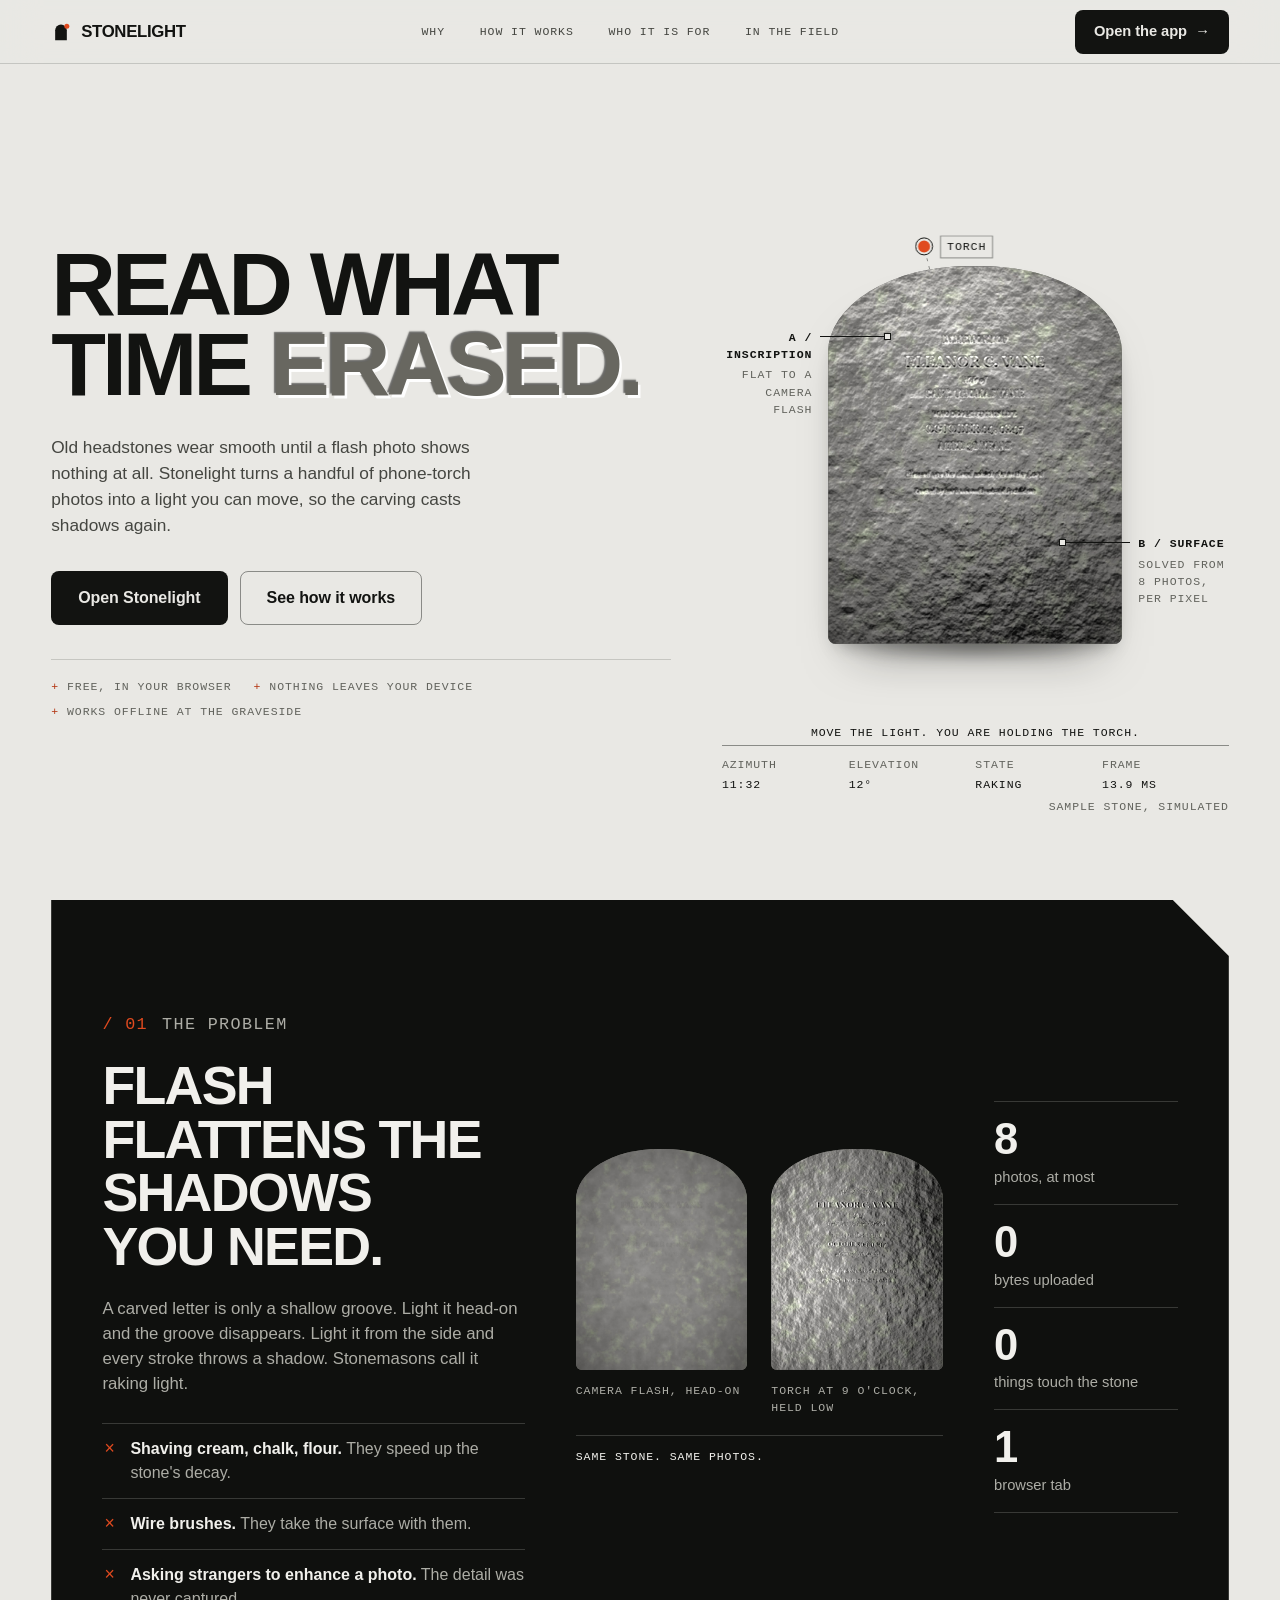
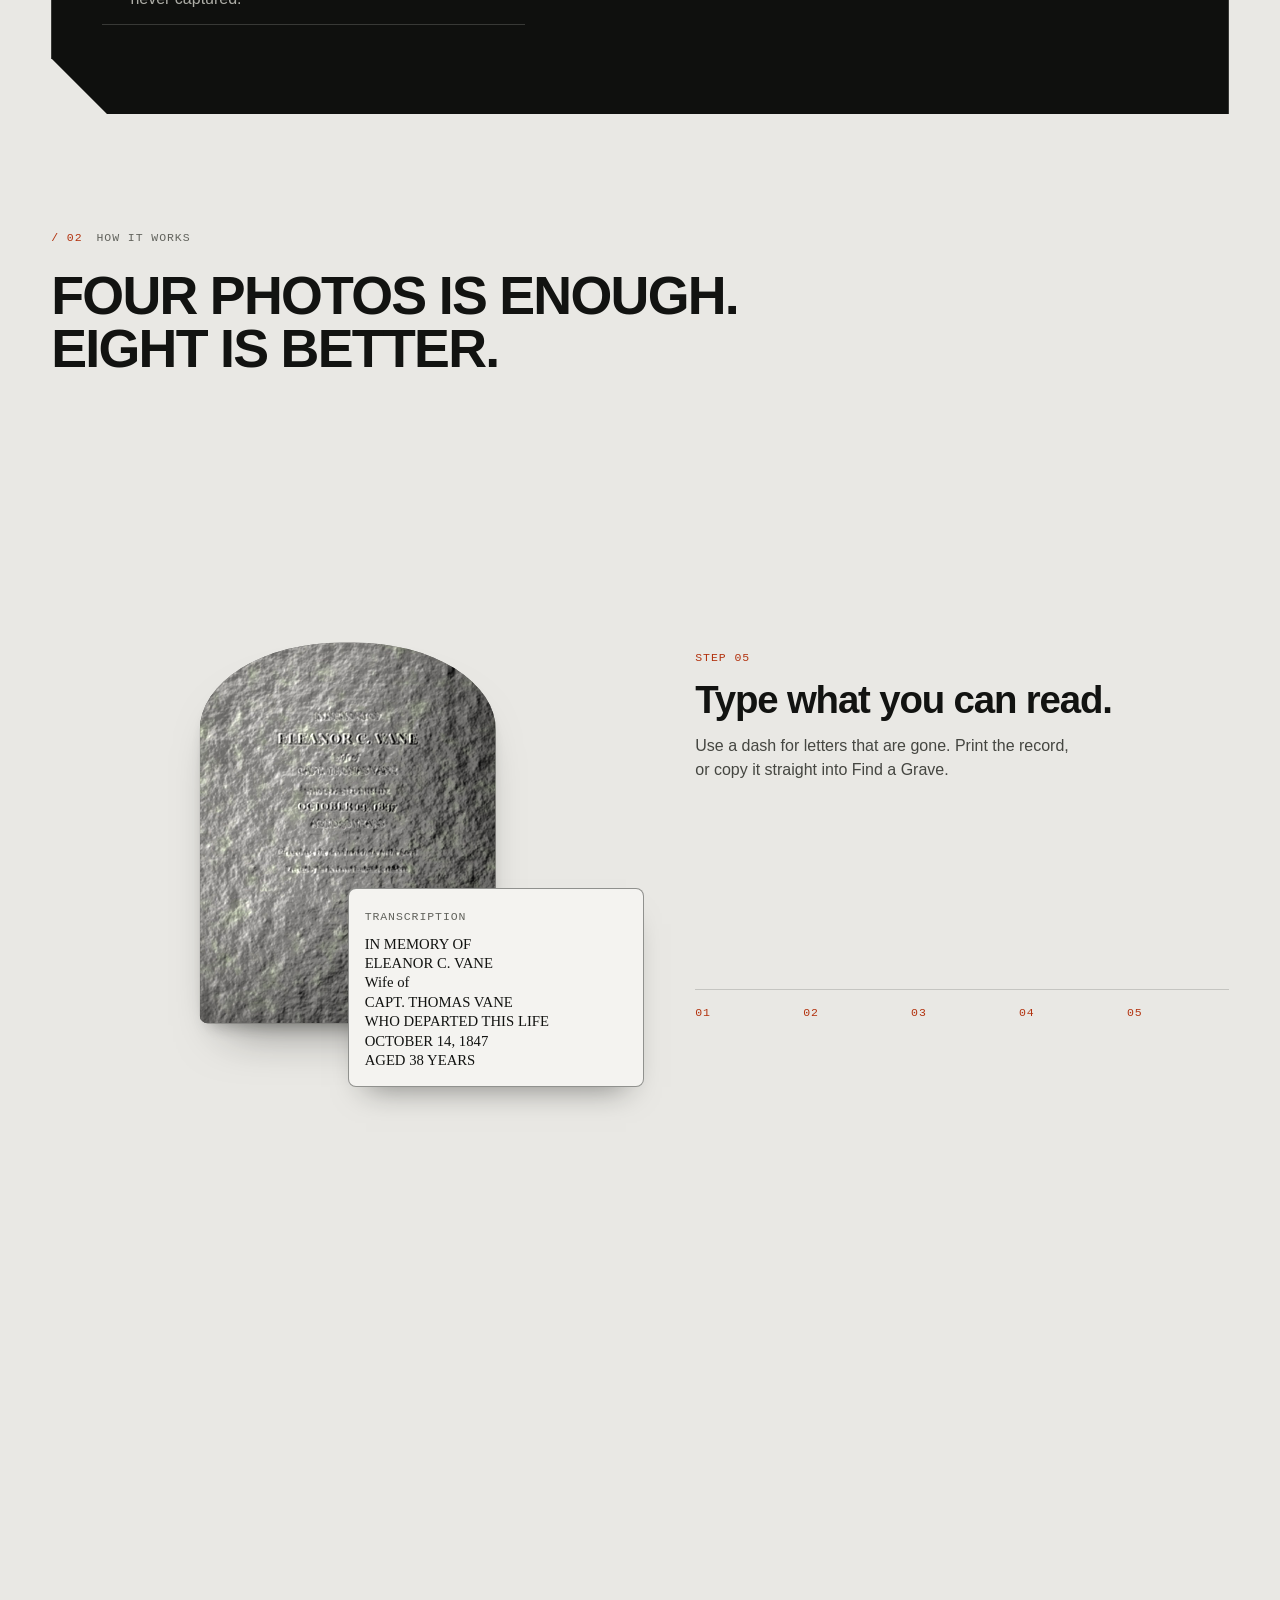
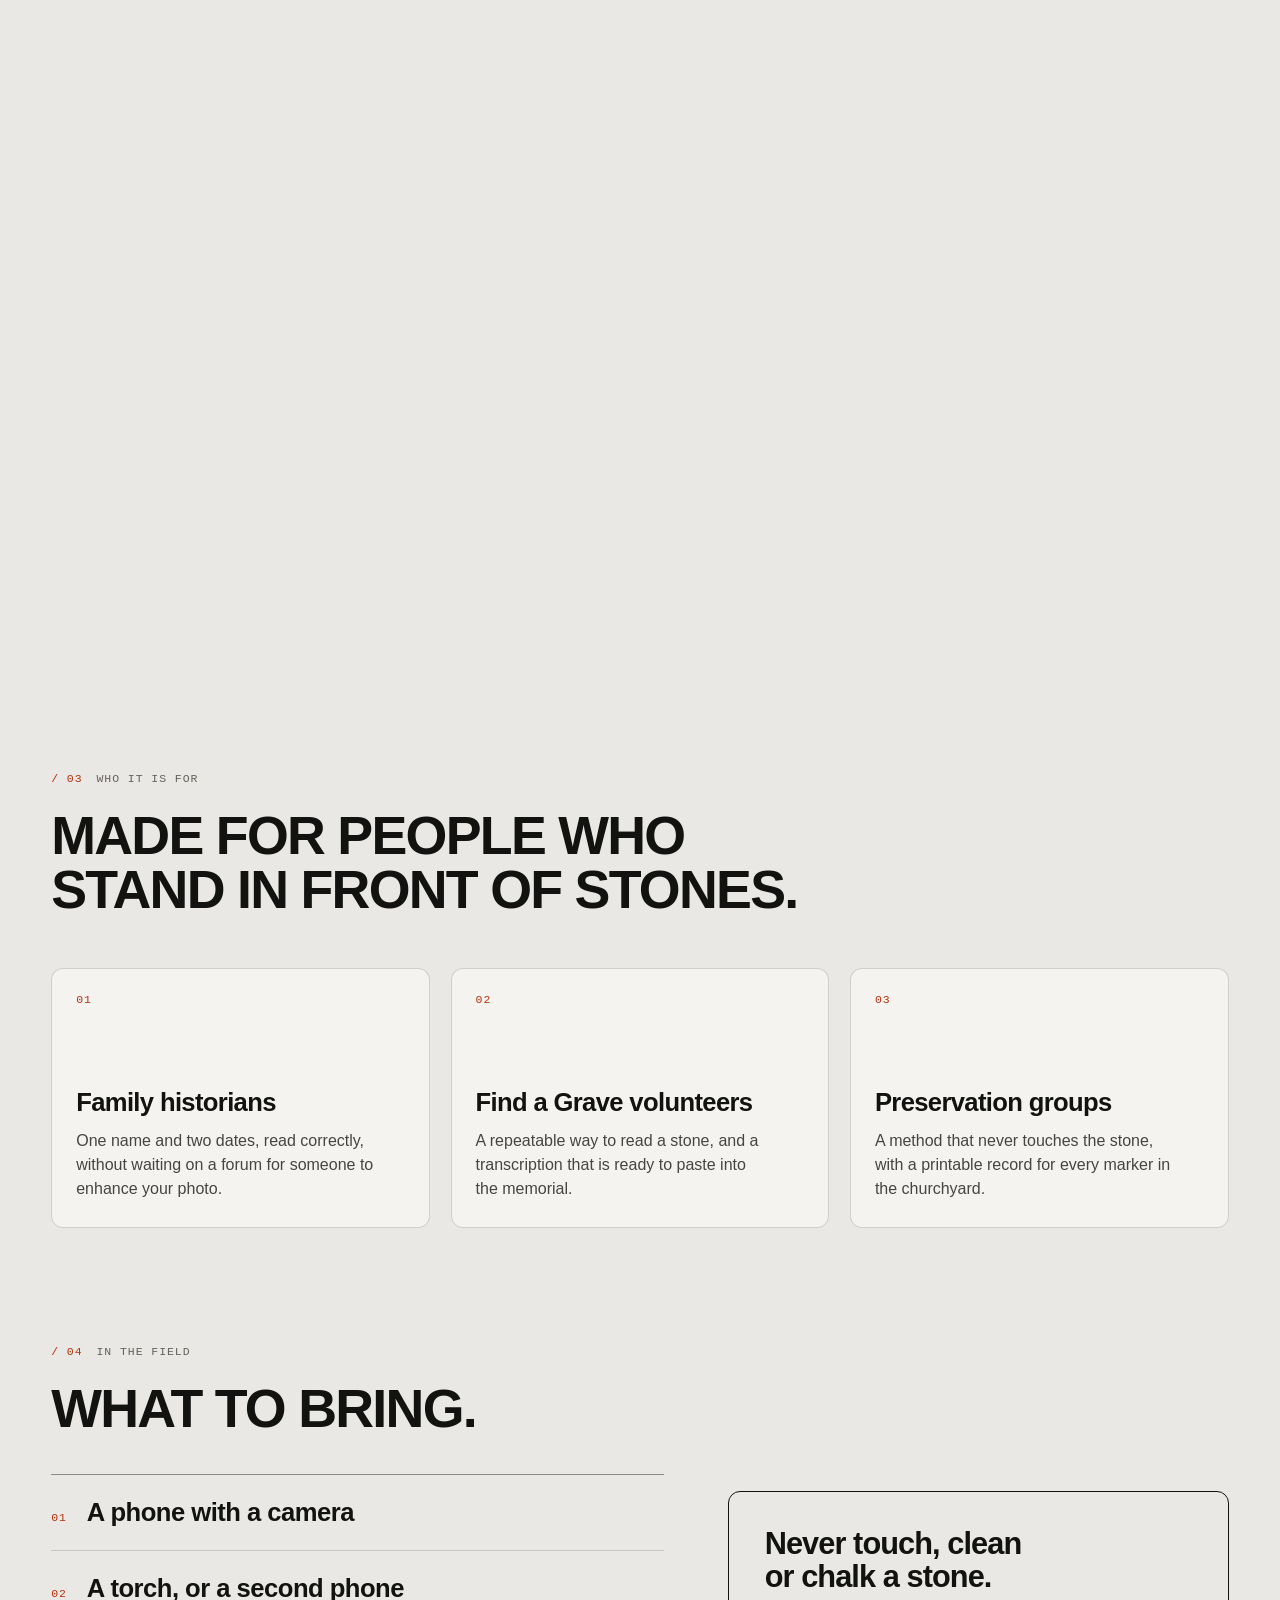
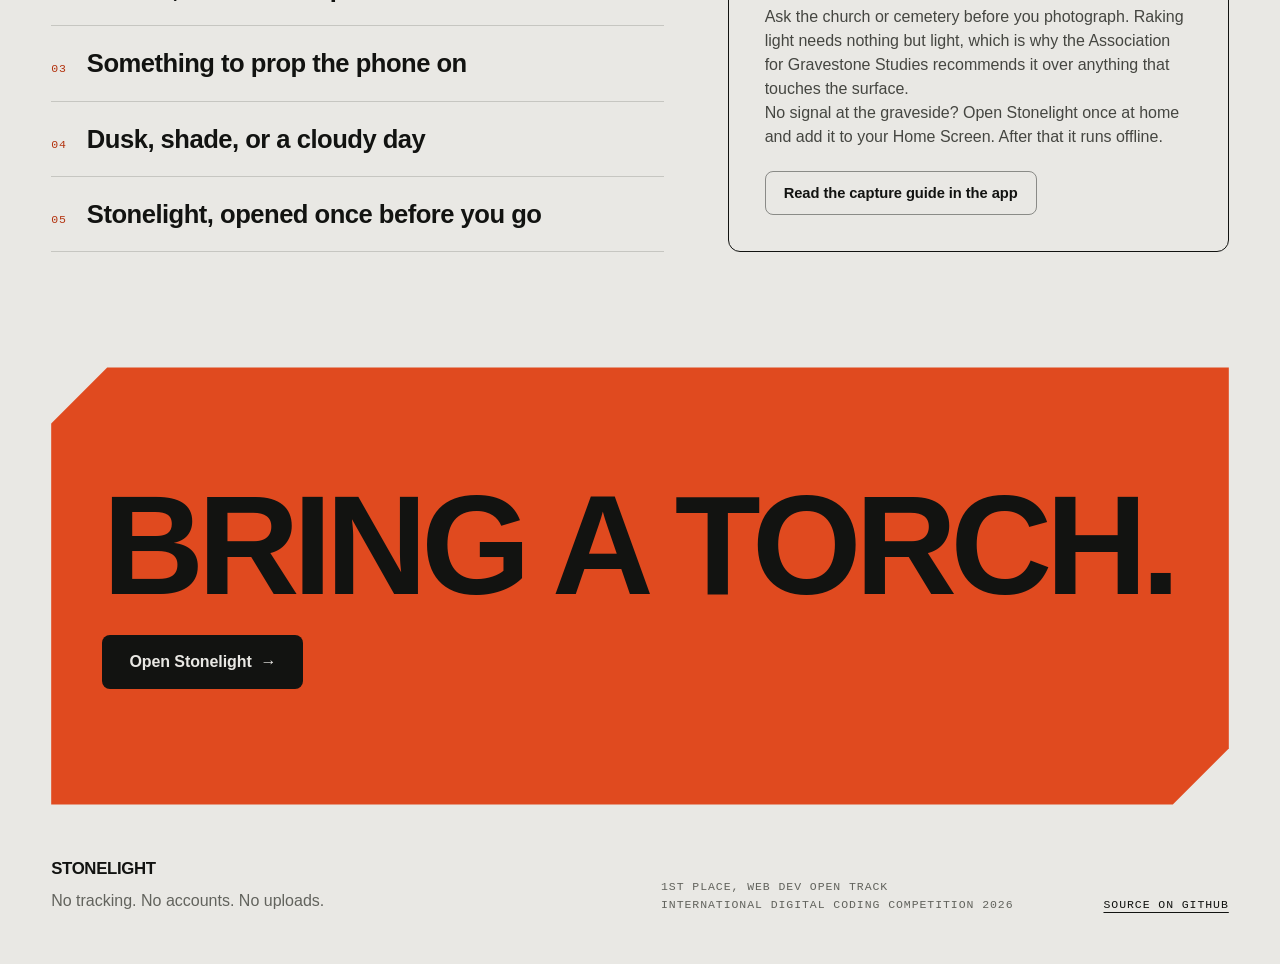
<file: index.html>
<!DOCTYPE html>
<html lang="en">
<head>
  <meta charset="UTF-8">
  <meta name="viewport" content="width=device-width, initial-scale=1.0">
  <title>Stonelight - Read worn gravestones with raking light</title>
  <meta name="description" content="Stonelight turns a few phone-torch photos into a light you can move, so worn gravestone inscriptions cast shadows again. Free, private, and it works offline in your browser.">
  <meta name="theme-color" content="#e9e8e4">
  <meta property="og:title" content="Stonelight">
  <meta property="og:description" content="Read worn gravestones with a light you can move. Nothing is uploaded.">
  <meta property="og:image" content="https://zghanw.github.io/stonelight/docs/screenshot.png">
  <link rel="icon" type="image/svg+xml" href="favicon.svg">
  <link rel="alternate icon" href="favicon.ico">
  <link rel="apple-touch-icon" href="icons/icon-192.png">
  <link rel="manifest" href="manifest.webmanifest">
  <link rel="stylesheet" href="css/base.css">
  <link rel="stylesheet" href="css/landing.css">
</head>
<body class="landing">
  <a class="skip-link" href="#main">Skip to content</a>

  <header class="nav">
    <a class="wordmark" href="./" aria-label="Stonelight home">
      <svg viewBox="0 0 24 24" width="20" height="20" aria-hidden="true">
        <path d="M5 22V10a7 7 0 0 1 14 0v12z" fill="currentColor"/>
        <circle cx="19" cy="5" r="3" fill="var(--signal)"/>
      </svg>
      <span>Stonelight</span>
    </a>
    <nav class="nav-links mono" aria-label="Sections">
      <a href="#problem">Why</a>
      <a href="#how">How it works</a>
      <a href="#who">Who it is for</a>
      <a href="#field">In the field</a>
    </nav>
    <a class="btn btn-ink" href="app.html">Open the app <span aria-hidden="true">&rarr;</span></a>
  </header>

  <main id="main">
    <section class="hero" id="top">
      <div class="hero-copy">
        <h1 class="display">Read what<br>time <span class="carved">erased.</span></h1>
        <p class="lede">Old headstones wear smooth until a flash photo shows nothing at all. Stonelight turns a handful of phone-torch photos into a light you can move, so the carving casts shadows again.</p>
        <div class="cta-row">
          <a class="btn btn-ink btn-lg" href="app.html">Open Stonelight</a>
          <a class="btn btn-line btn-lg" href="#how">See how it works</a>
        </div>
        <ul class="facts mono">
          <li>Free, in your browser</li>
          <li>Nothing leaves your device</li>
          <li>Works offline at the graveside</li>
        </ul>
      </div>

      <div class="hero-stage" id="hero-stage">
        <svg class="stage-lines" id="stage-lines" aria-hidden="true">
          <line id="torch-line" x1="0" y1="0" x2="0" y2="0"/>
        </svg>

        <div class="stone-wrap" id="stone-wrap">
          <div class="stone" id="stone">
            <canvas id="hero-canvas" width="560" height="720" role="img" aria-label="A simulated 1847 slate headstone. Its inscription appears as the light moves to a low angle."></canvas>
          </div>
        </div>

        <div class="torch" id="torch" aria-hidden="true">
          <span class="torch-dot"></span>
          <span class="torch-tag mono">Torch</span>
        </div>

        <div class="callout callout-a mono" aria-hidden="true">
          <b>A / Inscription</b>
          <span>Flat to a camera flash</span>
        </div>
        <div class="callout callout-b mono" aria-hidden="true">
          <b>B / Surface</b>
          <span>Solved from 8 photos, per pixel</span>
        </div>

        <p class="stage-hint mono" id="stage-hint">Move the light. You are holding the torch.</p>

        <dl class="hud mono" aria-hidden="true">
          <div><dt>Azimuth</dt><dd id="hud-az">10:30</dd></div>
          <div><dt>Elevation</dt><dd id="hud-el">12&deg;</dd></div>
          <div><dt>State</dt><dd id="hud-state">Raking</dd></div>
          <div><dt>Frame</dt><dd id="hud-ms">0.0 ms</dd></div>
        </dl>
        <p class="stage-note mono">Sample stone, simulated</p>
      </div>
    </section>

    <section class="band" id="problem">
      <div class="band-inner">
        <div class="band-copy" data-reveal>
          <p class="eyebrow mono"><span class="idx">/ 01</span> The problem</p>
          <h2 class="title">Flash flattens the shadows you need.</h2>
          <p>A carved letter is only a shallow groove. Light it head-on and the groove disappears. Light it from the side and every stroke throws a shadow. Stonemasons call it raking light.</p>
          <ul class="tried">
            <li><b>Shaving cream, chalk, flour.</b> They speed up the stone's decay.</li>
            <li><b>Wire brushes.</b> They take the surface with them.</li>
            <li><b>Asking strangers to enhance a photo.</b> The detail was never captured.</li>
          </ul>
        </div>

        <figure class="compare" data-reveal>
          <div class="compare-pair">
            <div class="compare-item">
              <canvas id="cmp-flash" width="280" height="360" role="img" aria-label="The sample stone under camera flash. The inscription is barely visible."></canvas>
              <span class="mono">Camera flash, head-on</span>
            </div>
            <div class="compare-item">
              <canvas id="cmp-rake" width="280" height="360" role="img" aria-label="The same stone lit from a low angle. The inscription is readable."></canvas>
              <span class="mono">Torch at 9 o'clock, held low</span>
            </div>
          </div>
          <figcaption class="mono">Same stone. Same photos.</figcaption>
        </figure>

        <dl class="tally" data-reveal>
          <div><dt>8</dt><dd>photos, at most</dd></div>
          <div><dt>0</dt><dd>bytes uploaded</dd></div>
          <div><dt>0</dt><dd>things touch the stone</dd></div>
          <div><dt>1</dt><dd>browser tab</dd></div>
        </dl>
      </div>
    </section>

    <section class="how" id="how">
      <div class="how-head">
        <p class="eyebrow mono"><span class="idx">/ 02</span> How it works</p>
        <h2 class="title">Four photos is enough.<br>Eight is better.</h2>
      </div>

      <div class="how-track" id="how-track">
        <div class="how-sticky">
          <div class="how-stage">
            <div class="ring" id="ring">
              <div class="ring-stone">
                <canvas id="how-canvas" width="560" height="720" role="img" aria-label="The sample stone at each stage: flat photo, torch photos, solved surface, and relit."></canvas>
                <div class="scanline" id="scanline"></div>
              </div>
              <div class="how-card" id="how-card">
                <span class="mono">Transcription</span>
                <pre id="how-typed"></pre>
              </div>
            </div>
          </div>

          <div class="how-text">
            <ol class="steps" id="steps">
              <li class="step is-active">
                <span class="step-num mono">Step 01</span>
                <h3>Prop your phone. Take one flat photo.</h3>
                <p>Lean the phone on a bag or a stick so it cannot move. This flat shot is the baseline, and it usually shows almost nothing.</p>
              </li>
              <li class="step">
                <span class="step-num mono">Step 02</span>
                <h3>Walk a torch around the stone.</h3>
                <p>Hold it low, almost skimming the surface, and take a photo at each clock position. A second phone works as the torch.</p>
              </li>
              <li class="step">
                <span class="step-num mono">Step 03</span>
                <h3>Stonelight works out the surface.</h3>
                <p>Each pixel is brighter when the torch faces its slope. Eight readings are enough to solve which way every pixel leans. It all runs in your browser.</p>
                <pre class="formula mono" aria-label="Least squares solve for the surface, then shading by slope">I = L &middot; g
g = (L&#7488;L)&#8315;&#185; L&#7488; I
shade = 1 + (g &middot; d) &times; rake</pre>
              </li>
              <li class="step">
                <span class="step-num mono">Step 04</span>
                <h3>Now the light is yours.</h3>
                <p>Drag it anywhere and lower it until the strokes appear. Keep scrolling to sweep it around the stone.</p>
              </li>
              <li class="step">
                <span class="step-num mono">Step 05</span>
                <h3>Type what you can read.</h3>
                <p>Use a dash for letters that are gone. Print the record, or copy it straight into Find a Grave.</p>
              </li>
            </ol>
            <div class="how-progress mono" id="how-progress" aria-hidden="true">
              <span class="is-on">01</span><span>02</span><span>03</span><span>04</span><span>05</span>
            </div>
          </div>
        </div>
      </div>
    </section>

    <section class="who" id="who">
      <div class="who-head" data-reveal>
        <p class="eyebrow mono"><span class="idx">/ 03</span> Who it is for</p>
        <h2 class="title">Made for people who stand in front of stones.</h2>
      </div>
      <div class="cards">
        <article class="card" data-reveal>
          <span class="mono">01</span>
          <h3>Family historians</h3>
          <p>One name and two dates, read correctly, without waiting on a forum for someone to enhance your photo.</p>
        </article>
        <article class="card" data-reveal>
          <span class="mono">02</span>
          <h3>Find a Grave volunteers</h3>
          <p>A repeatable way to read a stone, and a transcription that is ready to paste into the memorial.</p>
        </article>
        <article class="card" data-reveal>
          <span class="mono">03</span>
          <h3>Preservation groups</h3>
          <p>A method that never touches the stone, with a printable record for every marker in the churchyard.</p>
        </article>
      </div>
    </section>

    <section class="field" id="field">
      <div class="field-copy" data-reveal>
        <p class="eyebrow mono"><span class="idx">/ 04</span> In the field</p>
        <h2 class="title">What to bring.</h2>
        <ul class="kit">
          <li><span class="mono">01</span>A phone with a camera</li>
          <li><span class="mono">02</span>A torch, or a second phone</li>
          <li><span class="mono">03</span>Something to prop the phone on</li>
          <li><span class="mono">04</span>Dusk, shade, or a cloudy day</li>
          <li><span class="mono">05</span>Stonelight, opened once before you go</li>
        </ul>
      </div>
      <aside class="ethics" data-reveal>
        <h3>Never touch, clean or chalk a stone.</h3>
        <p>Ask the church or cemetery before you photograph. Raking light needs nothing but light, which is why the Association for Gravestone Studies recommends it over anything that touches the surface.</p>
        <p>No signal at the graveside? Open Stonelight once at home and add it to your Home Screen. After that it runs offline.</p>
        <a class="btn btn-line" href="app.html">Read the capture guide in the app</a>
      </aside>
    </section>

    <section class="closer">
      <div class="closer-inner" data-reveal>
        <h2 class="display">Bring a torch.</h2>
        <a class="btn btn-ink btn-lg" href="app.html">Open Stonelight <span aria-hidden="true">&rarr;</span></a>
      </div>
    </section>
  </main>

  <footer class="footer">
    <div class="footer-brand">
      <span class="wordmark"><span>Stonelight</span></span>
      <p>No tracking. No accounts. No uploads.</p>
    </div>
    <p class="mono">1st place, Web Dev Open Track<br>International Digital Coding Competition 2026</p>
    <p class="mono"><a href="https://github.com/zghanw/stonelight">Source on GitHub</a></p>
  </footer>

  <script src="js/landing.js"></script>
</body>
</html>
</file>
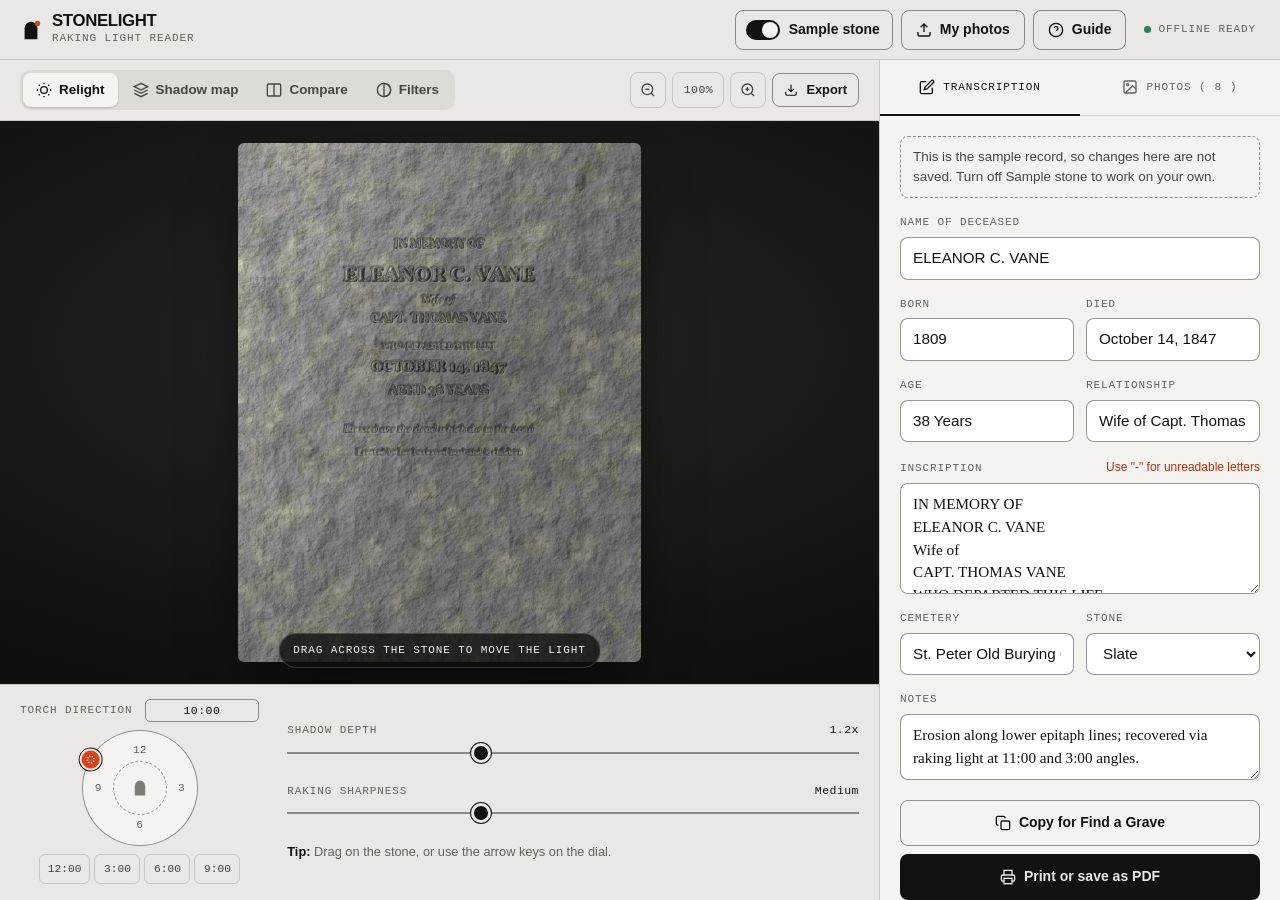
<file: app.html>
<!DOCTYPE html>
<html lang="en">
<head>
  <meta charset="UTF-8">
  <meta name="viewport" content="width=device-width, initial-scale=1.0">
  <title>Stonelight - Raking light reader</title>
  <link rel="icon" type="image/svg+xml" href="favicon.svg">
  <link rel="alternate icon" href="favicon.ico">
  <link rel="apple-touch-icon" href="icons/icon-192.png">
  <link rel="manifest" href="manifest.webmanifest">
  <meta name="theme-color" content="#e9e8e4">
  <link rel="stylesheet" href="css/base.css">
  <link rel="stylesheet" href="css/app.css">
</head>
<body class="app">
  <header class="app-header">
    <a class="brand" href="index.html" aria-label="Stonelight home">
      <span class="brand-icon">
        <svg viewBox="0 0 24 24" width="22" height="22" aria-hidden="true">
          <path d="M5 22V10a7 7 0 0 1 14 0v12z" fill="currentColor"/>
          <circle cx="19" cy="5" r="3" fill="var(--signal)"/>
        </svg>
      </span>
      <div>
        <h1 class="brand-title">Stonelight</h1>
        <p class="brand-desc">Raking light reader</p>
      </div>
    </a>

    <div class="header-actions">
      <label class="switch" for="toggle-sample" title="Show or hide the sample stone. Your own work is kept separately.">
        <input type="checkbox" id="toggle-sample" role="switch" checked>
        <span class="switch-track" aria-hidden="true"><span class="switch-thumb"></span></span>
        <span class="switch-label">Sample<span class="switch-label-rest"> stone</span></span>
      </label>
      <button id="btn-open-upload" class="btn btn-secondary">
        <svg viewBox="0 0 24 24" width="16" height="16" fill="none" stroke="currentColor" stroke-width="2">
          <path d="M21 15v4a2 2 0 0 1-2 2H5a2 2 0 0 1-2-2v-4M17 8l-5-5-5 5M12 3v12"/>
        </svg>
        My photos
      </button>
      <button id="btn-open-guide" class="btn btn-secondary">
        <svg viewBox="0 0 24 24" width="16" height="16" fill="none" stroke="currentColor" stroke-width="2">
          <circle cx="12" cy="12" r="10"/>
          <path d="M9.09 9a3 3 0 0 1 5.83 1c0 2-3 3-3 3M12 17h.01"/>
        </svg>
        Guide
      </button>
      <span id="badge-offline" class="pill-badge pill-offline">
        <span class="status-dot"></span> Offline ready
      </span>
    </div>
  </header>

  <main class="main-layout">
    <section class="viewer-section">
      <div class="viewer-toolbar-tabs">
        <div class="tab-group">
          <button class="view-tab active" data-view="relight">
            <svg viewBox="0 0 24 24" width="16" height="16" fill="none" stroke="currentColor" stroke-width="2">
              <circle cx="12" cy="12" r="5"/>
              <line x1="12" y1="1" x2="12" y2="3"/>
              <line x1="12" y1="21" x2="12" y2="23"/>
              <line x1="4.22" y1="4.22" x2="5.64" y2="5.64"/>
              <line x1="18.36" y1="18.36" x2="19.78" y2="19.78"/>
              <line x1="1" y1="12" x2="3" y2="12"/>
              <line x1="21" y1="12" x2="23" y2="12"/>
              <line x1="4.22" y1="19.78" x2="5.64" y2="18.36"/>
              <line x1="18.36" y1="5.64" x2="19.78" y2="4.22"/>
            </svg>
            Relight
          </button>
          <button class="view-tab" data-view="shadowmap">
            <svg viewBox="0 0 24 24" width="16" height="16" fill="none" stroke="currentColor" stroke-width="2">
              <polygon points="12 2 2 7 12 12 22 7 12 2"/>
              <polyline points="2 17 12 22 22 17"/>
              <polyline points="2 12 12 17 22 12"/>
            </svg>
            Shadow map
          </button>
          <button class="view-tab" data-view="compare">
            <svg viewBox="0 0 24 24" width="16" height="16" fill="none" stroke="currentColor" stroke-width="2">
              <rect x="2" y="3" width="20" height="18" rx="2"/>
              <line x1="12" y1="3" x2="12" y2="21"/>
            </svg>
            Compare
          </button>
          <button class="view-tab" data-view="filter">
            <svg viewBox="0 0 24 24" width="16" height="16" fill="none" stroke="currentColor" stroke-width="2">
              <circle cx="12" cy="12" r="10"/>
              <path d="M12 2a10 10 0 0 1 0 20z"/>
            </svg>
            Filters
          </button>
        </div>

        <div class="viewer-actions">
          <button id="btn-zoom-out" class="icon-btn" title="Zoom Out" aria-label="Zoom Out">
            <svg viewBox="0 0 24 24" width="16" height="16" fill="none" stroke="currentColor" stroke-width="2">
              <circle cx="11" cy="11" r="8"/>
              <line x1="21" y1="21" x2="16.65" y2="16.65"/>
              <line x1="8" y1="11" x2="14" y2="11"/>
            </svg>
          </button>
          <button id="btn-zoom-reset" class="icon-btn text-btn" title="Reset Zoom">100%</button>
          <button id="btn-zoom-in" class="icon-btn" title="Zoom In" aria-label="Zoom In">
            <svg viewBox="0 0 24 24" width="16" height="16" fill="none" stroke="currentColor" stroke-width="2">
              <circle cx="11" cy="11" r="8"/>
              <line x1="21" y1="21" x2="16.65" y2="16.65"/>
              <line x1="11" y1="8" x2="11" y2="14"/>
              <line x1="8" y1="11" x2="14" y2="11"/>
            </svg>
          </button>
          <button id="btn-save-image" class="btn btn-secondary btn-sm" title="Save current view as PNG">
            <svg viewBox="0 0 24 24" width="14" height="14" fill="none" stroke="currentColor" stroke-width="2">
              <path d="M21 15v4a2 2 0 0 1-2 2H5a2 2 0 0 1-2-2v-4M7 10l5 5 5-5M12 15V3"/>
            </svg>
            Export
          </button>
        </div>
      </div>

      <div class="canvas-viewport" id="viewport-container">
        <canvas id="main-canvas" width="840" height="1080"></canvas>
        <p id="stage-hint" class="stage-hint">Drag across the stone to move the light</p>

        <div id="empty-state" class="empty-state hidden">
          <p class="empty-title">Your stone goes here</p>
          <p class="empty-sub">Add 4 to 8 torch photos of one stone to start. They are saved on this device, apart from the sample.</p>
          <div class="empty-actions">
            <button type="button" id="btn-empty-camera" class="btn btn-primary only-touch">Take a photo</button>
            <button type="button" id="btn-empty-add" class="btn btn-secondary">Add my photos</button>
          </div>
        </div>

        <div id="compare-overlay" class="compare-overlay hidden">
          <div class="compare-divider" id="compare-handle">
            <div class="divider-line"></div>
            <div class="divider-button">
              <svg viewBox="0 0 24 24" width="14" height="14" fill="currentColor">
                <path d="M8 7l-5 5 5 5V7zm8 0v10l5-5-5-5z"/>
              </svg>
            </div>
          </div>
          <div class="compare-badge compare-badge-left">Flash Photo (Flat)</div>
          <div class="compare-badge compare-badge-right">Stonelight Raking View</div>
        </div>

        <div id="loading-spinner" class="loading-spinner hidden">
          <div class="spinner"></div>
          <span id="loading-text">Synthesizing raking light...</span>
        </div>
      </div>

      <div class="controls-panel">
        <div id="relight-controls" class="control-row">
          <div class="dial-container">
            <div class="dial-header">
              <span class="control-label">Torch direction</span>
              <span id="torch-angle-text" class="angle-badge">12:00 (Top)</span>
            </div>
            <div class="clock-dial" id="orbit-dial" tabindex="0" role="slider" aria-label="Virtual Torch Angle" aria-valuemin="1" aria-valuemax="12" aria-valuenow="12" aria-valuetext="12:00 (Top)">
              <div class="clock-face-marks">
                <span class="mark m-12">12</span>
                <span class="mark m-3">3</span>
                <span class="mark m-6">6</span>
                <span class="mark m-9">9</span>
              </div>
              <div class="dial-center-stone">
                <svg viewBox="0 0 24 24" width="18" height="18" fill="currentColor">
                  <path d="M12 2C8 2 5 6 5 11v11h14V11c0-5-3-9-7-9z"/>
                </svg>
              </div>
              <div class="dial-needle" id="dial-needle">
                <div class="torch-dot" id="torch-dot">
                  <svg viewBox="0 0 24 24" width="14" height="14" fill="none" stroke="currentColor" stroke-width="2.5">
                    <path d="M12 2v4M12 18v4M4.93 4.93l2.83 2.83M16.24 16.24l2.83 2.83M2 12h4M18 12h4M4.93 19.07l2.83-2.83M16.24 7.76l2.83-2.83"/>
                  </svg>
                </div>
              </div>
            </div>
            <div class="dial-presets">
              <button class="btn-preset" data-hour="12" aria-label="Set torch to 12 o'clock">12:00</button>
              <button class="btn-preset" data-hour="3" aria-label="Set torch to 3 o'clock">3:00</button>
              <button class="btn-preset" data-hour="6" aria-label="Set torch to 6 o'clock">6:00</button>
              <button class="btn-preset" data-hour="9" aria-label="Set torch to 9 o'clock">9:00</button>
            </div>
          </div>

          <div class="sliders-container">
            <div class="slider-field">
              <div class="slider-label-row">
                <label for="slider-contrast">Shadow depth</label>
                <span id="contrast-val">1.2x</span>
              </div>
              <input type="range" id="slider-contrast" min="0.6" max="2.4" step="0.1" value="1.2">
            </div>

            <div class="slider-field">
              <div class="slider-label-row">
                <label for="slider-graze">Raking sharpness</label>
                <span id="graze-val">Medium</span>
              </div>
              <input type="range" id="slider-graze" min="1" max="4" step="1" value="2">
            </div>

            <div class="slider-hint">
              <span>Tip:</span> Drag on the stone, or use the arrow keys on the dial.
            </div>
          </div>
        </div>

        <div id="shadowmap-controls" class="control-row hidden">
          <div class="mode-options">
            <span class="control-label">Mode</span>
            <div class="pill-selector">
              <button class="pill-btn active" data-mapmode="relief">Chisel relief</button>
              <button class="pill-btn" data-mapmode="rubbing">Slate rubbing</button>
              <button class="pill-btn" data-mapmode="variance">Variance</button>
            </div>
          </div>
          <div class="slider-field shadow-slider-field">
            <div class="slider-label-row">
              <label for="slider-map-intensity">Feature Boost</label>
              <span id="map-intensity-val">1.4x</span>
            </div>
            <input type="range" id="slider-map-intensity" min="0.8" max="2.5" step="0.1" value="1.4">
          </div>
        </div>

        <div id="filter-controls" class="control-row hidden">
          <div class="mode-options">
            <span class="control-label">Filter</span>
            <div class="pill-selector">
              <button class="pill-btn active" data-filter="emboss">Emboss</button>
              <button class="pill-btn" data-filter="invert">Invert</button>
              <button class="pill-btn" data-filter="highpass">High-pass</button>
              <button class="pill-btn" data-filter="clahe">Contrast</button>
            </div>
          </div>
        </div>
      </div>
    </section>

    <aside class="sidebar-section">
      <div class="sidebar-tabs">
        <button class="side-tab active" data-side="transcribe">
          <svg viewBox="0 0 24 24" width="16" height="16" fill="none" stroke="currentColor" stroke-width="2">
            <path d="M11 4H4a2 2 0 0 0-2 2v14a2 2 0 0 0 2 2h14a2 2 0 0 0 2-2v-7M18.5 2.5a2.121 2.121 0 0 1 3 3L12 15l-4 1 1-4 9.5-9.5z"/>
          </svg>
          Transcription
        </button>
        <button class="side-tab" data-side="photos">
          <svg viewBox="0 0 24 24" width="16" height="16" fill="none" stroke="currentColor" stroke-width="2">
            <rect x="3" y="3" width="18" height="18" rx="2" ry="2"/>
            <circle cx="8.5" cy="8.5" r="1.5"/>
            <polyline points="21 15 16 10 5 21"/>
          </svg>
          Photos (<span id="photo-count-badge">8</span>)
        </button>
      </div>

      <div class="sidebar-content">
        <div id="side-pane-transcribe" class="side-pane active">
          <form id="transcription-form" class="card-form">
            <p id="sample-note" class="sample-note">This is the sample record, so changes here are not saved. Turn off Sample stone to work on your own.</p>
            <div class="form-group">
              <label for="f-name">Name of deceased</label>
              <input type="text" id="f-name" class="form-input" placeholder="e.g. ELEANOR C. VANE" value="ELEANOR C. VANE">
            </div>

            <div class="form-row-2">
              <div class="form-group">
                <label for="f-birth">Born</label>
                <input type="text" id="f-birth" class="form-input" placeholder="e.g. 1809" value="1809">
              </div>
              <div class="form-group">
                <label for="f-death">Died</label>
                <input type="text" id="f-death" class="form-input" placeholder="e.g. Oct 14, 1847" value="October 14, 1847">
              </div>
            </div>

            <div class="form-row-2">
              <div class="form-group">
                <label for="f-age">Age</label>
                <input type="text" id="f-age" class="form-input" placeholder="e.g. 38 Years" value="38 Years">
              </div>
              <div class="form-group">
                <label for="f-rel">Relationship</label>
                <input type="text" id="f-rel" class="form-input" placeholder="e.g. Wife of Capt. Thomas" value="Wife of Capt. Thomas Vane">
              </div>
            </div>

            <div class="form-group">
              <div class="field-label-row">
                <label for="f-inscription">Inscription</label>
                <span class="field-sub">Use "-" for unreadable letters</span>
              </div>
              <textarea id="f-inscription" class="form-textarea" rows="4" placeholder="Type letters as read under raking light...">IN MEMORY OF
ELEANOR C. VANE
Wife of
CAPT. THOMAS VANE
WHO DEPARTED THIS LIFE
OCTOBER 14, 1847
AGED 38 YEARS
Blessed are the dead which die in the Lord
Erected by her bereaved husband & children</textarea>
            </div>

            <div class="form-row-2">
              <div class="form-group">
                <label for="f-cemetery">Cemetery</label>
                <input type="text" id="f-cemetery" class="form-input" placeholder="e.g. St. Peter Old Burying Ground" value="St. Peter Old Burying Ground">
              </div>
              <div class="form-group">
                <label for="f-material">Stone</label>
                <select id="f-material" class="form-select">
                  <option value="Slate" selected>Slate</option>
                  <option value="Sandstone">Sandstone</option>
                  <option value="Marble">Marble</option>
                  <option value="Limestone">Limestone</option>
                  <option value="Granite">Granite</option>
                  <option value="Other">Other / Unknown</option>
                </select>
              </div>
            </div>

            <div class="form-group">
              <label for="f-notes">Notes</label>
              <textarea id="f-notes" class="form-textarea" rows="2" placeholder="e.g. Surface erosion on lower third; illegible in flat sunlight">Erosion along lower epitaph lines; recovered via raking light at 11:00 and 3:00 angles.</textarea>
            </div>

            <div class="card-actions">
              <button type="button" id="btn-copy-findagrave" class="btn btn-secondary">
                <svg viewBox="0 0 24 24" width="16" height="16" fill="none" stroke="currentColor" stroke-width="2">
                  <rect x="9" y="9" width="13" height="13" rx="2" ry="2"/>
                  <path d="M5 15H4a2 2 0 0 1-2-2V4a2 2 0 0 1 2-2h9a2 2 0 0 1 2 2v1"/>
                </svg>
                Copy for Find a Grave
              </button>
              <button type="button" id="btn-print-card" class="btn btn-primary">
                <svg viewBox="0 0 24 24" width="16" height="16" fill="none" stroke="currentColor" stroke-width="2">
                  <polyline points="6 9 6 2 18 2 18 9"/>
                  <path d="M6 18H4a2 2 0 0 1-2-2v-5a2 2 0 0 1 2-2h16a2 2 0 0 1 2 2v5a2 2 0 0 1-2 2h-2"/>
                  <rect x="6" y="14" width="12" height="8"/>
                </svg>
                Print or save as PDF
              </button>
              <button type="button" id="btn-export-json" class="btn btn-subtle">Export JSON</button>
              <button type="button" id="btn-reset-form" class="btn btn-subtle text-danger">Clear</button>
            </div>
          </form>
        </div>

        <div id="side-pane-photos" class="side-pane">
          <div class="upload-dropzone" id="dropzone">
            <input type="file" id="file-input" multiple accept="image/jpeg,image/png,image/webp" class="file-input-hidden">
            <div class="drop-icon">
              <svg viewBox="0 0 24 24" width="32" height="32" fill="none" stroke="currentColor" stroke-width="1.5">
                <path d="M21 15v4a2 2 0 0 1-2 2H5a2 2 0 0 1-2-2v-4M17 8l-5-5-5 5M12 3v12"/>
              </svg>
            </div>
            <p class="drop-title">Add 4 to 8 photos of one stone</p>
            <p class="drop-sub">Torch photos taken around the clock face. New photos are added to your set.</p>
            <button type="button" id="btn-browse-files" class="btn btn-secondary btn-sm">Choose photos</button>
          </div>

          <input type="file" id="camera-input" accept="image/*" capture="environment" class="file-input-hidden">

          <div class="photo-tools">
            <button type="button" id="btn-take-photo" class="btn btn-primary btn-sm only-touch">Take photo</button>
            <button id="btn-auto-angles" class="btn btn-secondary btn-sm" title="Analyze brightness centroid to estimate torch angles">
              Detect angles
            </button>
            <button type="button" id="btn-clear-photos" class="btn btn-subtle btn-sm text-danger hidden">Clear photos</button>
          </div>

          <div id="photo-warning-box" class="warning-banner hidden"></div>

          <div class="photo-grid" id="photo-thumb-grid"></div>
        </div>
      </div>
    </aside>
  </main>

  <div id="modal-guide" class="modal-backdrop hidden" role="dialog" aria-modal="true" aria-labelledby="guide-title">
    <div class="modal-card">
      <div class="modal-header">
        <h2 id="guide-title" class="modal-title">How to shoot at the stone</h2>
        <button id="btn-close-guide" class="icon-btn" aria-label="Close modal">
          <svg viewBox="0 0 24 24" width="18" height="18" fill="none" stroke="currentColor" stroke-width="2">
            <line x1="18" y1="6" x2="6" y2="18"/>
            <line x1="6" y1="6" x2="18" y2="18"/>
          </svg>
        </button>
      </div>
      <div class="modal-body guide-content">
        <p class="sample-note guide-note">Before you leave home, open Stonelight once and add it to your Home Screen. It then works at the graveside with no signal.</p>

        <div class="guide-step">
          <div class="step-num">1</div>
          <div class="step-text">
            <h3>Prop the Phone Still</h3>
            <p>Do not hold the phone by hand between shots. Prop it on a beanbag, stone, or ground stick facing the inscription. Every photo must cover the exact same view.</p>
          </div>
        </div>

        <div class="guide-step">
          <div class="step-num">2</div>
          <div class="step-text">
            <h3>Lock Camera Exposure (AE/AF)</h3>
            <p>Tap and hold the phone screen on the carving until AE/AF Lock appears. This stops the camera from brightening shadows or changing focus between torch angles.</p>
          </div>
        </div>

        <div class="guide-step">
          <div class="step-num">3</div>
          <div class="step-text">
            <h3>Take One Flash Photo</h3>
            <p>Take one flat flash or sunlight photo first to capture overall stone tone and layout as a baseline.</p>
          </div>
        </div>

        <div class="guide-step">
          <div class="step-num">4</div>
          <div class="step-text">
            <h3>Sweep the Torch at 6–8 Clock Points</h3>
            <p>Turn on a torch or phone light. Hold it 30–60 cm away at a low grazing angle (15° to 20° above the stone surface). Take a shot at 12:00, 2:00, 4:00, 6:00, 8:00, and 10:00.</p>
          </div>
        </div>

        <div class="guide-warning">
          <h4>Preservation Ethics: Never Touch or Harm Historic Stones</h4>
          <p>Never apply shaving cream, chalk, flour, wire brushes, or harsh chemicals to stones. Raking light works purely through physics and optical shadows, leaving fragile headstones unharmed.</p>
        </div>
      </div>
      <div class="modal-footer">
        <button id="btn-guide-ok" class="btn btn-primary">Got it</button>
      </div>
    </div>
  </div>

  <div id="modal-clock" class="modal-backdrop hidden" role="dialog" aria-modal="true" aria-labelledby="clock-title">
    <div class="modal-card modal-clock-card">
      <div class="modal-header">
        <h3 id="clock-title" class="modal-title">Tag Torch Clock Position</h3>
        <button id="btn-close-clock" class="icon-btn" aria-label="Close clock picker">
          <svg viewBox="0 0 24 24" width="18" height="18" fill="none" stroke="currentColor" stroke-width="2">
            <line x1="18" y1="6" x2="6" y2="18"/>
            <line x1="6" y1="6" x2="18" y2="18"/>
          </svg>
        </button>
      </div>
      <div class="modal-body">
        <p class="clock-prompt">Where was the torch held for this photo?</p>
        <div class="clock-picker-grid" id="clock-picker-buttons">
          <button class="clock-pick-btn" data-hour="12">12:00 (Top)</button>
          <button class="clock-pick-btn" data-hour="1">1:00</button>
          <button class="clock-pick-btn" data-hour="2">2:00</button>
          <button class="clock-pick-btn" data-hour="3">3:00 (Right)</button>
          <button class="clock-pick-btn" data-hour="4">4:00</button>
          <button class="clock-pick-btn" data-hour="5">5:00</button>
          <button class="clock-pick-btn" data-hour="6">6:00 (Bottom)</button>
          <button class="clock-pick-btn" data-hour="7">7:00</button>
          <button class="clock-pick-btn" data-hour="8">8:00</button>
          <button class="clock-pick-btn" data-hour="9">9:00 (Left)</button>
          <button class="clock-pick-btn" data-hour="10">10:00</button>
          <button class="clock-pick-btn" data-hour="11">11:00</button>
          <button class="clock-pick-btn clock-pick-flash" data-hour="flash">Flash / Flat Ambient</button>
        </div>
      </div>
    </div>
  </div>

  <div id="print-sheet" class="print-sheet">
    <div class="print-header">
      <h2>Stonelight Memorial Transcription Record</h2>
      <p class="print-subtitle">Non-destructive raking light archival transcription</p>
    </div>

    <div class="print-images-row">
      <div class="print-image-box">
        <span class="print-img-label">Recorded Raking / Shadow View</span>
        <img id="print-img-relit" src="sample/torch_3.jpg" alt="Enhanced Stone Inscription">
      </div>
      <div class="print-image-box">
        <span class="print-img-label">Reference Flat View</span>
        <img id="print-img-flash" src="sample/flash.jpg" alt="Reference Flat Photo">
      </div>
    </div>

    <table class="print-table">
      <tr>
        <th style="width: 28%;">Name of Deceased</th>
        <td id="pr-name" style="font-weight: bold; font-size: 1.15em;"></td>
      </tr>
      <tr>
        <th>Birth & Death Dates</th>
        <td>Born: <span id="pr-birth"></span> | Died: <span id="pr-death"></span> (Age: <span id="pr-age"></span>)</td>
      </tr>
      <tr>
        <th>Family / Relationship</th>
        <td id="pr-rel"></td>
      </tr>
      <tr>
        <th>Cemetery & Material</th>
        <td><span id="pr-cemetery"></span> (<span id="pr-material"></span> stone)</td>
      </tr>
      <tr>
        <th>Complete Inscription</th>
        <td id="pr-inscription" style="white-space: pre-wrap; font-family: Georgia, serif; line-height: 1.6;"></td>
      </tr>
      <tr>
        <th>Field Notes & Condition</th>
        <td id="pr-notes"></td>
      </tr>
      <tr>
        <th>Recording Method</th>
        <td>Multi-directional raking light synthesis (Stonelight). No chemical or physical contact made with monument.</td>
      </tr>
    </table>
  </div>

  <script src="js/relight.js"></script>
  <script src="js/shadowmap.js"></script>
  <script src="js/transcribe.js"></script>
  <script src="js/guide.js"></script>
  <script src="js/photostore.js"></script>
  <script src="js/app.js"></script>
</body>
</html>
</file>
<file: css/base.css>
:root {
  --paper: #e9e8e4;
  --paper-raised: #f4f3f0;
  --paper-sunk: #dcdbd6;
  --ink: #121311;
  --ink-soft: #454641;
  --ink-faint: #62635d;
  --stone: #7d7c75;
  --line: rgba(18, 19, 17, 0.16);
  --line-strong: rgba(18, 19, 17, 0.44);
  --night: #0f100e;
  --night-raised: #1b1c19;
  --on-night: #f1f0ec;
  --on-night-soft: #adada6;
  --line-night: rgba(241, 240, 236, 0.18);
  --signal: #d9431b;
  --signal-deep: #b3330f;
  --font-sans: -apple-system, BlinkMacSystemFont, "Segoe UI Variable Display", "Segoe UI", Roboto, "Helvetica Neue", Arial, sans-serif;
  --font-mono: ui-monospace, "SF Mono", "Cascadia Mono", "Segoe UI Mono", Consolas, "Liberation Mono", Menlo, monospace;
  --font-serif: "Iowan Old Style", "Palatino Linotype", Palatino, Georgia, serif;
  --ease-out: cubic-bezier(0.22, 1, 0.36, 1);
  --gutter: clamp(16px, 4vw, 56px);
}

*, *::before, *::after {
  box-sizing: border-box;
  margin: 0;
  padding: 0;
}

html {
  -webkit-text-size-adjust: 100%;
  text-size-adjust: 100%;
}

body {
  font-family: var(--font-sans);
  font-size: 1rem;
  line-height: 1.5;
  color: var(--ink);
  background-color: var(--paper);
  -webkit-font-smoothing: antialiased;
}

img, canvas, svg {
  display: block;
  max-width: 100%;
}

a {
  color: inherit;
}

button, input, select, textarea {
  font: inherit;
  color: inherit;
}

:focus-visible {
  outline: 2px solid var(--signal-deep);
  outline-offset: 3px;
}

.mono {
  font-family: var(--font-mono);
  font-size: 0.72rem;
  letter-spacing: 0.08em;
  text-transform: uppercase;
}

.skip-link {
  position: absolute;
  left: 12px;
  top: -60px;
  z-index: 100;
  padding: 10px 16px;
  background: var(--ink);
  color: var(--paper);
  border-radius: 6px;
  text-decoration: none;
}

.skip-link:focus {
  top: 12px;
}

.hidden {
  display: none !important;
}
</file>
<file: css/landing.css>
.landing {
  --nav-h: 64px;
  --lx: -0.7;
  --ly: -0.7;
  --rake: 1;
  --signal: #e04a1f;
  overflow-x: hidden;
}

@media (prefers-reduced-motion: no-preference) {
  html {
    scroll-behavior: smooth;
  }
}

.nav {
  position: sticky;
  top: 0;
  z-index: 30;
  height: var(--nav-h);
  display: flex;
  align-items: center;
  justify-content: space-between;
  gap: 16px;
  padding: 0 var(--gutter);
  background-color: rgba(233, 232, 228, 0.74);
  -webkit-backdrop-filter: blur(18px) saturate(160%);
  backdrop-filter: blur(18px) saturate(160%);
  border-bottom: 1px solid var(--line);
}

.wordmark {
  display: inline-flex;
  align-items: center;
  gap: 10px;
  font-weight: 700;
  font-size: 1.05rem;
  letter-spacing: -0.02em;
  text-transform: uppercase;
  text-decoration: none;
  color: var(--ink);
}

.nav-links {
  display: flex;
  gap: clamp(14px, 2.4vw, 34px);
}

.nav-links a {
  text-decoration: none;
  color: var(--ink-soft);
  padding: 12px 2px;
  transition: color 160ms ease;
}

.nav-links a:hover {
  color: var(--ink);
}

.btn {
  display: inline-flex;
  align-items: center;
  justify-content: center;
  gap: 0.55em;
  min-height: 44px;
  padding: 0 18px;
  border: 1px solid transparent;
  border-radius: 8px;
  font-weight: 600;
  font-size: 0.92rem;
  letter-spacing: -0.005em;
  text-decoration: none;
  white-space: nowrap;
  cursor: pointer;
  transition: transform 100ms ease-out, background-color 160ms ease, border-color 160ms ease;
}

.btn:active {
  transform: scale(0.97);
}

.btn-ink {
  background-color: var(--ink);
  color: var(--paper);
}

.btn-ink:hover {
  background-color: #2b2c28;
}

.btn-line {
  border-color: var(--line-strong);
  color: var(--ink);
}

.btn-line:hover {
  background-color: rgba(18, 19, 17, 0.06);
}

.btn-lg {
  min-height: 54px;
  padding: 0 26px;
  font-size: 1rem;
}

.landing p,
.landing li {
  text-wrap: pretty;
}

.eyebrow {
  display: flex;
  gap: 14px;
  color: var(--ink-faint);
  margin-bottom: 22px;
}

.idx {
  color: var(--signal-deep);
}

.display {
  font-size: clamp(2.9rem, 7vw, 6.4rem);
  line-height: 0.9;
  letter-spacing: -0.045em;
  font-weight: 700;
  text-transform: uppercase;
}

.title {
  font-size: clamp(1.9rem, 4.2vw, 3.5rem);
  line-height: 1;
  letter-spacing: -0.032em;
  font-weight: 700;
  text-transform: uppercase;
  text-wrap: balance;
}

.hero {
  position: relative;
  display: grid;
  grid-template-columns: minmax(0, 1.1fr) minmax(0, 0.9fr);
  align-items: center;
  gap: clamp(24px, 4vw, 56px);
  min-height: calc(100svh - var(--nav-h));
  padding: clamp(28px, 5vw, 64px) var(--gutter) clamp(36px, 5vw, 72px);
}

.carved {
  color: #686760;
  text-shadow:
    calc(var(--lx) * var(--rake) * -0.042em) calc(var(--ly) * var(--rake) * -0.042em) 0 rgba(255, 255, 255, 0.95),
    calc(var(--lx) * var(--rake) * 0.03em) calc(var(--ly) * var(--rake) * 0.03em) 0.015em rgba(18, 19, 17, 0.6);
}

.lede {
  max-width: 46ch;
  margin: 30px 0 32px;
  font-size: clamp(1.05rem, 1.35vw, 1.22rem);
  line-height: 1.5;
  color: var(--ink-soft);
}

.cta-row {
  display: flex;
  flex-wrap: wrap;
  gap: 12px;
}

.facts {
  display: flex;
  flex-wrap: wrap;
  gap: 8px 22px;
  margin-top: 34px;
  padding-top: 18px;
  border-top: 1px solid var(--line);
  list-style: none;
  color: var(--ink-faint);
}

.facts li::before {
  content: "+";
  margin-right: 8px;
  color: var(--signal-deep);
}

.hero-stage {
  --stone-w: min(58%, 400px, 50vh);
  position: relative;
  min-height: clamp(460px, 74vh, 760px);
  touch-action: pan-y;
  user-select: none;
  -webkit-user-select: none;
}

.stage-lines {
  position: absolute;
  inset: 0;
  width: 100%;
  height: 100%;
  overflow: visible;
  pointer-events: none;
}

.stage-lines line {
  stroke: var(--line-strong);
  stroke-width: 1;
  stroke-dasharray: 3 5;
}

.stone-wrap {
  position: absolute;
  left: 50%;
  top: 46%;
  width: var(--stone-w);
  transform: translate(-50%, -50%);
}

.stone-wrap::after {
  content: "";
  position: absolute;
  left: 4%;
  right: 4%;
  bottom: -5%;
  height: 9%;
  border-radius: 50%;
  background: radial-gradient(closest-side, rgba(18, 19, 17, 0.34), transparent);
  filter: blur(6px);
  z-index: -1;
}

.stone {
  position: relative;
  aspect-ratio: 7 / 9;
  overflow: hidden;
  border-radius: 48% 48% 8px 8px / 23% 23% 8px 8px;
  background: #8a8983 url("../sample/flash.jpg") center / cover;
  box-shadow: 0 30px 50px -28px rgba(18, 19, 17, 0.55), 0 10px 18px -10px rgba(18, 19, 17, 0.35);
}

.stone canvas {
  width: 100%;
  height: 100%;
}

.torch {
  position: absolute;
  left: 0;
  top: 0;
  width: 0;
  height: 0;
  pointer-events: none;
  will-change: transform;
}

.torch-dot,
.ring-torch {
  position: absolute;
  left: -8px;
  top: -8px;
  width: 16px;
  height: 16px;
  border-radius: 50%;
  background-color: var(--signal);
  border: 2px solid var(--paper);
  outline: 1px solid var(--ink);
}

.ring-torch {
  left: 50%;
  top: 50%;
  margin: -8px 0 0 -8px;
  opacity: 0;
  transition: opacity 300ms ease;
}

.ring.show-torch .ring-torch {
  opacity: 1;
}

.torch-tag {
  position: absolute;
  left: 16px;
  top: -11px;
  white-space: nowrap;
  color: var(--ink);
  background-color: var(--paper);
  padding: 2px 6px;
  border: 1px solid var(--line-strong);
}

.torch.flip .torch-tag {
  left: auto;
  right: 16px;
}

.callout {
  position: absolute;
  display: flex;
  flex-direction: column;
  gap: 3px;
  max-width: 180px;
  color: var(--ink-faint);
  pointer-events: none;
}

.callout b {
  font-weight: 600;
  color: var(--ink);
}

.callout::after {
  content: "";
  position: absolute;
  top: 7px;
  width: 64px;
  height: 1px;
  background-color: var(--ink);
}

.callout::before {
  content: "";
  position: absolute;
  top: 4px;
  width: 7px;
  height: 7px;
  background-color: var(--paper);
  border: 1px solid var(--ink);
}

.callout-a {
  right: calc(50% + var(--stone-w) / 2 + 16px);
  top: 27%;
  text-align: right;
  align-items: flex-end;
}

.callout-a::after {
  left: calc(100% + 8px);
}

.callout-a::before {
  left: calc(100% + 72px);
}

.callout-b {
  left: calc(50% + var(--stone-w) / 2 + 16px);
  top: 58%;
}

.callout-b::after {
  right: calc(100% + 8px);
}

.callout-b::before {
  right: calc(100% + 72px);
}

.stage-hint {
  position: absolute;
  left: 0;
  right: 0;
  bottom: 74px;
  text-align: center;
  color: var(--ink);
  transition: opacity 400ms ease;
}

.stage-hint.is-done {
  opacity: 0;
}

.hud {
  position: absolute;
  left: 0;
  right: 0;
  bottom: 22px;
  display: grid;
  grid-template-columns: repeat(4, minmax(0, 1fr));
  border-top: 1px solid var(--line-strong);
}

.hud div {
  padding: 10px 10px 0 0;
}

.hud dt {
  color: var(--ink-faint);
}

.hud dd {
  margin-top: 2px;
  color: var(--ink);
  font-variant-numeric: tabular-nums;
}

.stage-note {
  position: absolute;
  right: 0;
  bottom: 0;
  color: var(--ink-faint);
}

.band {
  margin: 0 var(--gutter);
  background-color: var(--night);
  color: var(--on-night);
  clip-path: polygon(0 0, calc(100% - 56px) 0, 100% 56px, 100% 100%, 56px 100%, 0 calc(100% - 56px));
  padding: clamp(48px, 7vw, 104px) clamp(22px, 4vw, 64px);
}

.band-inner {
  display: grid;
  grid-template-columns: minmax(0, 1.15fr) minmax(0, 1fr) minmax(0, 0.5fr);
  gap: clamp(28px, 4vw, 64px);
  align-items: center;
}

.band .eyebrow {
  color: var(--on-night-soft);
}

.band .idx {
  color: var(--signal);
}

.band-copy > p {
  max-width: 48ch;
  margin-top: 22px;
  color: var(--on-night-soft);
  font-size: 1.05rem;
}

.tried {
  margin-top: 26px;
  list-style: none;
  border-top: 1px solid var(--line-night);
}

.tried li {
  position: relative;
  padding: 13px 0 13px 28px;
  border-bottom: 1px solid var(--line-night);
  color: var(--on-night-soft);
}

.tried li::before {
  content: "\00d7";
  position: absolute;
  left: 2px;
  top: 11px;
  font-size: 1.1rem;
  color: var(--signal);
}

.tried b {
  color: var(--on-night);
  font-weight: 600;
}

.compare-pair {
  display: grid;
  grid-template-columns: 1fr 1fr;
  gap: clamp(12px, 2vw, 24px);
}

.compare-item {
  display: flex;
  flex-direction: column;
  gap: 12px;
}

.compare-item canvas {
  width: 100%;
  aspect-ratio: 7 / 9;
  border-radius: 48% 48% 6px 6px / 23% 23% 6px 6px;
  background-color: #6f6e69;
}

.compare-item span,
.compare figcaption {
  color: var(--on-night-soft);
}

.compare figcaption {
  margin-top: 18px;
  padding-top: 12px;
  border-top: 1px solid var(--line-night);
  color: var(--on-night);
}

.tally div {
  padding: 16px 0;
  border-bottom: 1px solid var(--line-night);
}

.tally div:first-child {
  border-top: 1px solid var(--line-night);
}

.tally dt {
  font-size: clamp(2rem, 3.4vw, 2.9rem);
  font-weight: 700;
  line-height: 1;
  letter-spacing: -0.04em;
  font-variant-numeric: tabular-nums;
}

.tally dd {
  margin-top: 4px;
  color: var(--on-night-soft);
  font-size: 0.92rem;
}

.how {
  padding-top: clamp(64px, 9vw, 128px);
}

.how-head {
  padding: 0 var(--gutter) clamp(20px, 3vw, 40px);
}

.js .how-track {
  height: 560vh;
}

.how-sticky {
  display: grid;
  grid-template-columns: minmax(0, 1fr) minmax(0, 0.9fr);
  gap: clamp(20px, 4vw, 64px);
  align-items: center;
  padding: 16px var(--gutter);
}

.js .how-sticky {
  position: sticky;
  top: var(--nav-h);
  height: calc(100svh - var(--nav-h));
}

.how-stage {
  display: grid;
  place-items: center;
  min-height: 0;
  height: 100%;
}

.ring {
  position: relative;
  width: min(100%, 76vh, 600px);
  aspect-ratio: 1;
}

.ring::before {
  content: "";
  position: absolute;
  inset: 4%;
  border: 1px dashed var(--line-strong);
  border-radius: 50%;
  opacity: 0;
  transition: opacity 500ms ease;
}

.ring.show-thumbs::before {
  opacity: 1;
}

.ring-stone {
  position: absolute;
  left: 50%;
  top: 50%;
  width: 50%;
  aspect-ratio: 7 / 9;
  transform: translate(-50%, -50%);
  overflow: hidden;
  border-radius: 48% 48% 8px 8px / 23% 23% 8px 8px;
  background: #8a8983 url("../sample/flash.jpg") center / cover;
  box-shadow: 0 30px 50px -28px rgba(18, 19, 17, 0.55), 0 10px 18px -10px rgba(18, 19, 17, 0.35);
}

.ring-stone canvas {
  width: 100%;
  height: 100%;
}

.scanline {
  position: absolute;
  left: 0;
  right: 0;
  top: 0;
  height: 2px;
  background-color: var(--signal);
  opacity: 0;
  will-change: transform;
}

.ring.show-scan .scanline {
  opacity: 1;
}

.ring-thumb {
  position: absolute;
  width: 12%;
  aspect-ratio: 7 / 9;
  object-fit: cover;
  border-radius: 4px;
  border: 1px solid var(--line-strong);
  filter: brightness(3.3) contrast(1.05);
  opacity: 0;
  transform: translate(-50%, -50%) scale(0.5);
  transition: opacity 420ms ease, transform 520ms var(--ease-out);
}

.ring.show-thumbs .ring-thumb {
  opacity: 0.5;
  transform: translate(-50%, -50%) scale(1);
}

.ring.show-thumbs .ring-thumb.is-on {
  opacity: 1;
  transform: translate(-50%, -50%) scale(1.22);
}

.how-card {
  position: absolute;
  right: 0;
  bottom: 7%;
  width: 50%;
  padding: 14px 16px 16px;
  background-color: var(--paper-raised);
  border: 1px solid var(--line-strong);
  border-radius: 8px;
  box-shadow: 0 18px 30px -18px rgba(18, 19, 17, 0.5);
  opacity: 0;
  transform: translateY(14px);
  transition: opacity 380ms ease, transform 480ms var(--ease-out);
}

.ring.show-card .how-card {
  opacity: 1;
  transform: none;
}

.how-card span {
  color: var(--ink-faint);
}

.how-card pre {
  min-height: 9.2em;
  margin-top: 8px;
  font-family: var(--font-serif);
  font-size: clamp(0.74rem, 1.15vw, 0.92rem);
  line-height: 1.32;
  white-space: pre-wrap;
  color: var(--ink);
}

.steps {
  display: grid;
  list-style: none;
}

.js .step {
  grid-area: 1 / 1;
  opacity: 0;
  transform: translateY(16px);
  pointer-events: none;
  transition: opacity 380ms ease, transform 480ms var(--ease-out);
}

.js .step.is-active {
  opacity: 1;
  transform: none;
  pointer-events: auto;
}

.step + .step {
  margin-top: 36px;
}

.js .step + .step {
  margin-top: 0;
}

.step-num {
  color: var(--signal-deep);
}

.step h3 {
  margin: 12px 0 14px;
  font-size: clamp(1.5rem, 3vw, 2.5rem);
  line-height: 1.04;
  letter-spacing: -0.03em;
  font-weight: 700;
  text-wrap: balance;
}

.step p {
  max-width: 44ch;
  color: var(--ink-soft);
  font-size: clamp(1rem, 1.25vw, 1.12rem);
}

.formula {
  margin-top: 18px;
  padding: 14px 16px;
  border: 1px solid var(--line-strong);
  border-radius: 8px;
  background-color: var(--paper-raised);
  color: var(--ink);
  font-size: 0.8rem;
  letter-spacing: 0.02em;
  text-transform: none;
  line-height: 1.7;
  white-space: pre;
  overflow-x: auto;
}

.how-progress {
  display: none;
  gap: 6px;
  margin-top: 30px;
  padding-top: 14px;
  border-top: 1px solid var(--line);
  color: var(--ink-faint);
}

.js .how-progress {
  display: flex;
}

.how-progress span {
  flex: 1;
  transition: color 200ms ease;
}

.how-progress .is-on {
  color: var(--signal-deep);
}

html:not(.js) .how-stage {
  display: none;
}

html:not(.js) .how-sticky {
  grid-template-columns: 1fr;
}

.who {
  padding: clamp(64px, 9vw, 128px) var(--gutter);
}

.who-head {
  max-width: 900px;
  margin-bottom: clamp(28px, 4vw, 56px);
}

.cards {
  display: grid;
  grid-template-columns: repeat(3, minmax(0, 1fr));
  gap: clamp(12px, 1.6vw, 22px);
}

.card {
  display: flex;
  flex-direction: column;
  min-height: 260px;
  padding: 22px 24px 26px;
  background-color: var(--paper-raised);
  border: 1px solid var(--line);
  border-radius: 12px;
  transition: transform 420ms var(--ease-out), border-color 200ms ease, opacity 700ms var(--ease-out);
}

.card:hover {
  transform: translateY(-4px);
  border-color: var(--line-strong);
}

.card span {
  color: var(--signal-deep);
}

.card h3 {
  margin-top: auto;
  padding-top: 40px;
  font-size: clamp(1.3rem, 2vw, 1.7rem);
  line-height: 1.08;
  letter-spacing: -0.025em;
  font-weight: 700;
}

.card p {
  margin-top: 12px;
  color: var(--ink-soft);
}

.field {
  display: grid;
  grid-template-columns: minmax(0, 1.1fr) minmax(0, 0.9fr);
  gap: clamp(28px, 5vw, 80px);
  align-items: end;
  padding: 0 var(--gutter) clamp(64px, 9vw, 128px);
}

.kit {
  margin-top: clamp(24px, 3vw, 40px);
  list-style: none;
  border-top: 1px solid var(--line-strong);
}

.kit li {
  display: flex;
  align-items: baseline;
  gap: 20px;
  padding: 18px 0;
  border-bottom: 1px solid var(--line);
  font-size: clamp(1.15rem, 2vw, 1.6rem);
  font-weight: 600;
  letter-spacing: -0.02em;
}

.kit .mono {
  color: var(--signal-deep);
  font-weight: 400;
}

.ethics {
  padding: clamp(22px, 3vw, 36px);
  border: 1px solid var(--ink);
  border-radius: 12px;
}

.ethics h3 {
  margin: 0 0 12px;
  font-size: clamp(1.4rem, 2.4vw, 2rem);
  line-height: 1.06;
  letter-spacing: -0.03em;
  font-weight: 700;
  text-wrap: balance;
}

.ethics p {
  color: var(--ink-soft);
}

.ethics .btn {
  margin-top: 22px;
  white-space: normal;
  text-align: center;
  padding-top: 10px;
  padding-bottom: 10px;
}

.closer {
  margin: 0 var(--gutter);
  background-color: var(--signal);
  color: var(--ink);
  clip-path: polygon(56px 0, 100% 0, 100% calc(100% - 56px), calc(100% - 56px) 100%, 0 100%, 0 56px);
  padding: clamp(56px, 9vw, 132px) clamp(22px, 4vw, 64px);
}

.closer-inner {
  display: flex;
  flex-direction: column;
  align-items: flex-start;
  gap: 26px;
}

.closer .display {
  font-size: clamp(3.2rem, 11vw, 9.6rem);
}

.footer {
  display: grid;
  grid-template-columns: minmax(0, 1.4fr) minmax(0, 1fr) auto;
  gap: 24px;
  align-items: end;
  padding: clamp(32px, 4vw, 56px) var(--gutter);
  color: var(--ink-faint);
}

.footer-brand p {
  margin-top: 8px;
}

.footer a {
  color: var(--ink);
  text-underline-offset: 4px;
}

.js [data-reveal] {
  opacity: 0;
  transform: translateY(22px);
  transition: opacity 700ms var(--ease-out), transform 700ms var(--ease-out);
}

.js [data-reveal].in {
  opacity: 1;
  transform: none;
}

.js .card[data-reveal].in:hover {
  transform: translateY(-4px);
}

@media (max-width: 1080px) {
  .band-inner {
    grid-template-columns: minmax(0, 1fr) minmax(0, 1fr);
  }

  .tally {
    grid-column: 1 / -1;
    display: grid;
    grid-template-columns: repeat(4, minmax(0, 1fr));
    gap: 0 20px;
  }

  .tally div,
  .tally div:first-child {
    border-top: 1px solid var(--line-night);
    border-bottom: 0;
  }
}

@media (max-width: 900px) {
  .nav-links {
    display: none;
  }

  .hero {
    grid-template-columns: 1fr;
    min-height: 0;
  }

  .display {
    font-size: clamp(2.9rem, 13vw, 6.4rem);
  }

  .hero-stage {
    min-height: clamp(470px, 126vw, 660px);
  }

  .hero-stage {
    --stone-w: min(62%, 340px);
  }

  .stone-wrap {
    top: 42%;
  }

  .callout {
    display: none;
  }

  .how-sticky {
    grid-template-columns: 1fr;
    grid-template-rows: minmax(0, 1fr) auto;
    gap: 14px;
    align-items: start;
  }

  .ring {
    width: min(100%, 46vh, 440px);
  }

  .step h3 {
    margin: 8px 0 8px;
  }

  .formula {
    margin-top: 10px;
    padding: 8px 12px;
    line-height: 1.5;
  }

  .how-progress {
    margin-top: 14px;
    padding-top: 10px;
  }

  .cards {
    grid-template-columns: 1fr;
  }

  .card {
    min-height: 0;
  }

  .card h3 {
    padding-top: 28px;
  }

  .field {
    grid-template-columns: 1fr;
  }

  .footer {
    grid-template-columns: 1fr;
    align-items: start;
  }
}

@media (max-width: 640px) {
  .landing {
    --nav-h: 56px;
  }

  .nav .btn {
    min-height: 40px;
    padding: 0 14px;
  }

  .band,
  .closer {
    clip-path: polygon(0 0, calc(100% - 28px) 0, 100% 28px, 100% 100%, 28px 100%, 0 calc(100% - 28px));
  }

  .band-inner {
    grid-template-columns: 1fr;
  }

  .tally {
    grid-template-columns: repeat(2, minmax(0, 1fr));
  }

  .hud {
    grid-template-columns: repeat(2, minmax(0, 1fr));
    bottom: 26px;
  }

  .hud div:nth-child(n + 3) {
    display: none;
  }

  .stage-hint {
    bottom: 84px;
  }

  .cta-row .btn {
    flex: 1 1 auto;
  }
}

@media (prefers-reduced-motion: reduce) {
  .js [data-reveal],
  .js .step,
  .ring-thumb,
  .how-card,
  .card {
    transition-duration: 1ms;
    transform: none;
  }

  .ring.show-thumbs .ring-thumb,
  .ring.show-thumbs .ring-thumb.is-on {
    transform: translate(-50%, -50%);
  }

  .ring-thumb {
    transform: translate(-50%, -50%);
  }
}

@media (prefers-reduced-transparency: reduce) {
  .nav {
    background-color: var(--paper);
    -webkit-backdrop-filter: none;
    backdrop-filter: none;
  }
}
</file>
<file: css/app.css>
body.app {
  display: flex;
  flex-direction: column;
  height: 100vh;
  height: 100dvh;
  overflow: hidden;
}

.app-header {
  display: flex;
  align-items: center;
  justify-content: space-between;
  gap: 16px;
  min-height: 60px;
  padding: 8px 20px;
  background-color: var(--paper);
  border-bottom: 1px solid var(--line);
}

.brand {
  display: flex;
  align-items: center;
  gap: 10px;
  color: var(--ink);
  text-decoration: none;
}

.brand-icon {
  display: flex;
}

.brand-title {
  font-size: 1.05rem;
  font-weight: 700;
  line-height: 1.1;
  letter-spacing: -0.02em;
  text-transform: uppercase;
}

.brand-desc {
  font-family: var(--font-mono);
  font-size: 0.69rem;
  letter-spacing: 0.08em;
  text-transform: uppercase;
  color: var(--ink-faint);
}

.header-actions {
  display: flex;
  align-items: center;
  gap: 8px;
}

.btn {
  display: inline-flex;
  align-items: center;
  justify-content: center;
  gap: 8px;
  min-height: 40px;
  padding: 0 14px;
  border: 1px solid transparent;
  border-radius: 8px;
  font-size: 0.875rem;
  font-weight: 600;
  white-space: nowrap;
  cursor: pointer;
  user-select: none;
  -webkit-user-select: none;
  transition: transform 100ms ease-out, background-color 160ms ease, border-color 160ms ease, color 160ms ease;
}

.btn:active,
.icon-btn:active,
.btn-preset:active,
.clock-pick-btn:active {
  transform: scale(0.97);
}

.btn-primary {
  background-color: var(--ink);
  color: var(--paper);
}

.btn-primary:hover {
  background-color: #2b2c28;
}

.btn-secondary {
  background-color: transparent;
  color: var(--ink);
  border-color: var(--line-strong);
}

.btn-secondary:hover {
  background-color: rgba(18, 19, 17, 0.06);
  border-color: var(--ink);
}

.btn-subtle {
  background-color: transparent;
  color: var(--ink-soft);
}

.btn-subtle:hover {
  color: var(--ink);
  background-color: rgba(18, 19, 17, 0.06);
}

.btn-sm {
  min-height: 34px;
  padding: 0 11px;
  font-size: 0.8rem;
}

.text-danger {
  color: #a3271b;
}

.switch {
  position: relative;
  display: inline-flex;
  align-items: center;
  justify-content: center;
  gap: 9px;
  min-height: 40px;
  padding: 0 12px 0 10px;
  border: 1px solid var(--line-strong);
  border-radius: 8px;
  font-size: 0.875rem;
  font-weight: 600;
  white-space: nowrap;
  cursor: pointer;
  user-select: none;
  -webkit-user-select: none;
  transition: background-color 160ms ease, border-color 160ms ease;
}

.switch:hover {
  background-color: rgba(18, 19, 17, 0.06);
  border-color: var(--ink);
}

.switch input {
  position: absolute;
  width: 1px;
  height: 1px;
  opacity: 0;
  pointer-events: none;
}

.switch-track {
  position: relative;
  flex-shrink: 0;
  width: 34px;
  height: 20px;
  border-radius: 999px;
  background-color: var(--stone);
  transition: background-color 200ms ease;
}

.switch-thumb {
  position: absolute;
  top: 2px;
  left: 2px;
  width: 16px;
  height: 16px;
  border-radius: 50%;
  background-color: var(--paper-raised);
  transition: transform 260ms var(--ease-out);
}

.switch input:checked + .switch-track {
  background-color: var(--ink);
}

.switch input:checked + .switch-track .switch-thumb {
  transform: translateX(14px);
}

.switch input:focus-visible + .switch-track {
  outline: 2px solid var(--signal-deep);
  outline-offset: 3px;
}

.switch input:disabled + .switch-track {
  opacity: 0.6;
}

.icon-btn {
  display: inline-flex;
  align-items: center;
  justify-content: center;
  width: 36px;
  height: 36px;
  border: 1px solid var(--line);
  border-radius: 8px;
  background-color: transparent;
  color: var(--ink-soft);
  cursor: pointer;
  transition: transform 100ms ease-out, background-color 160ms ease, color 160ms ease;
}

.icon-btn:hover {
  color: var(--ink);
  background-color: rgba(18, 19, 17, 0.06);
}

.text-btn {
  width: auto;
  min-width: 52px;
  padding: 0 8px;
  font-family: var(--font-mono);
  font-size: 0.72rem;
  letter-spacing: 0.04em;
}

.pill-badge {
  display: inline-flex;
  align-items: center;
  gap: 7px;
  padding: 0 4px 0 10px;
  font-family: var(--font-mono);
  font-size: 0.69rem;
  letter-spacing: 0.08em;
  text-transform: uppercase;
  color: var(--ink-faint);
  white-space: nowrap;
}

.pill-offline .status-dot {
  width: 7px;
  height: 7px;
  border-radius: 50%;
  background-color: #2f7d4f;
}

.main-layout {
  display: grid;
  grid-template-columns: minmax(0, 1fr) 400px;
  flex: 1;
  min-height: 0;
}

.viewer-section {
  position: relative;
  display: flex;
  flex-direction: column;
  min-height: 0;
  border-right: 1px solid var(--line);
}

.viewer-toolbar-tabs {
  display: flex;
  align-items: center;
  justify-content: space-between;
  gap: 12px;
  padding: 10px 20px;
  background-color: var(--paper);
  border-bottom: 1px solid var(--line);
}

.tab-group,
.pill-selector {
  display: flex;
  gap: 2px;
  padding: 3px;
  border-radius: 10px;
  background-color: var(--paper-sunk);
}

.view-tab,
.pill-btn {
  display: inline-flex;
  align-items: center;
  justify-content: center;
  gap: 7px;
  min-height: 34px;
  padding: 0 13px;
  border: 0;
  border-radius: 8px;
  background-color: transparent;
  color: var(--ink-soft);
  font-size: 0.84rem;
  font-weight: 600;
  white-space: nowrap;
  cursor: pointer;
  transition: background-color 180ms ease, color 180ms ease, box-shadow 180ms ease;
}

.view-tab:hover,
.pill-btn:hover {
  color: var(--ink);
}

.view-tab.active,
.pill-btn.active {
  color: var(--ink);
  background-color: var(--paper-raised);
  box-shadow: 0 1px 2px rgba(18, 19, 17, 0.18);
}

.viewer-actions {
  display: flex;
  align-items: center;
  gap: 6px;
  flex-shrink: 0;
}

.canvas-viewport {
  position: relative;
  flex: 1;
  min-height: 0;
  display: flex;
  align-items: center;
  justify-content: center;
  padding: 22px;
  background: radial-gradient(120% 90% at 50% 40%, #262722 0%, var(--night) 72%);
  overflow: hidden;
  user-select: none;
  -webkit-user-select: none;
}

#main-canvas {
  max-width: 100%;
  max-height: 100%;
  border-radius: 6px;
  box-shadow: 0 26px 60px -22px rgba(0, 0, 0, 0.85);
  touch-action: pan-y;
  cursor: crosshair;
  transition: transform 320ms var(--ease-out);
}

.stage-hint {
  position: absolute;
  left: 50%;
  bottom: 16px;
  transform: translateX(-50%);
  padding: 8px 14px;
  border: 1px solid var(--line-night);
  border-radius: 999px;
  background-color: rgba(15, 16, 14, 0.78);
  color: var(--on-night);
  font-family: var(--font-mono);
  font-size: 0.69rem;
  letter-spacing: 0.08em;
  text-transform: uppercase;
  white-space: nowrap;
  pointer-events: none;
  transition: opacity 300ms ease;
}

.stage-hint.is-done {
  opacity: 0;
}

.empty-state {
  position: absolute;
  inset: 0;
  z-index: 15;
  display: flex;
  flex-direction: column;
  align-items: center;
  justify-content: center;
  gap: 12px;
  padding: 24px;
  background-color: var(--night);
  color: var(--on-night);
  text-align: center;
}

.empty-title {
  font-size: clamp(1.4rem, 3vw, 2.1rem);
  font-weight: 700;
  line-height: 1.1;
  letter-spacing: -0.03em;
}

.empty-sub {
  max-width: 40ch;
  color: var(--on-night-soft);
}

.empty-actions {
  display: flex;
  flex-wrap: wrap;
  justify-content: center;
  gap: 10px;
  margin-top: 8px;
}

.empty-state .btn {
  background-color: var(--on-night);
  border-color: var(--on-night);
  color: var(--ink);
}

.empty-state .btn:hover {
  background-color: #ffffff;
}

.btn.only-touch {
  display: none;
}

@media (pointer: coarse) {
  .btn.only-touch {
    display: inline-flex;
  }

  .empty-state .btn-secondary {
    background-color: transparent;
    border-color: var(--line-night);
    color: var(--on-night);
  }

  .empty-state .btn-secondary:hover {
    background-color: rgba(241, 240, 236, 0.1);
  }
}

.compare-overlay {
  position: absolute;
  inset: 0;
  pointer-events: none;
}

.compare-divider {
  position: absolute;
  top: 0;
  bottom: 0;
  left: 50%;
  width: 44px;
  transform: translateX(-50%);
  display: flex;
  align-items: center;
  justify-content: center;
  pointer-events: auto;
  cursor: ew-resize;
  touch-action: none;
}

.divider-line {
  position: absolute;
  top: 0;
  bottom: 0;
  left: 21px;
  width: 2px;
  background-color: var(--on-night);
}

.divider-button {
  z-index: 10;
  display: flex;
  align-items: center;
  justify-content: center;
  width: 34px;
  height: 34px;
  border-radius: 50%;
  background-color: var(--on-night);
  color: var(--ink);
  box-shadow: 0 2px 10px rgba(0, 0, 0, 0.5);
}

.compare-badge {
  position: absolute;
  top: 14px;
  padding: 5px 10px;
  border: 1px solid var(--line-night);
  border-radius: 6px;
  background-color: rgba(15, 16, 14, 0.78);
  color: var(--on-night);
  font-family: var(--font-mono);
  font-size: 0.69rem;
  letter-spacing: 0.08em;
  text-transform: uppercase;
  pointer-events: none;
}

.compare-badge-left {
  left: 16px;
}

.compare-badge-right {
  right: 16px;
}

.loading-spinner {
  position: absolute;
  inset: 0;
  z-index: 20;
  display: flex;
  flex-direction: column;
  align-items: center;
  justify-content: center;
  gap: 12px;
  background-color: rgba(15, 16, 14, 0.82);
  color: var(--on-night);
  font-size: 0.9rem;
}

.spinner {
  width: 34px;
  height: 34px;
  border: 2px solid var(--line-night);
  border-top-color: var(--on-night);
  border-radius: 50%;
  animation: spin 0.8s linear infinite;
}

@keyframes spin {
  to { transform: rotate(360deg); }
}

.controls-panel {
  padding: 14px 20px 16px;
  background-color: var(--paper);
  border-top: 1px solid var(--line);
}

.control-row {
  display: flex;
  align-items: center;
  gap: 28px;
}

.dial-container {
  display: flex;
  flex-direction: column;
  align-items: center;
  gap: 8px;
  flex-shrink: 0;
  user-select: none;
  -webkit-user-select: none;
}

.dial-header {
  display: flex;
  align-items: center;
  justify-content: space-between;
  gap: 12px;
  width: 100%;
}

.control-label,
.slider-label-row label,
.form-group label {
  font-family: var(--font-mono);
  font-size: 0.69rem;
  font-weight: 400;
  letter-spacing: 0.08em;
  text-transform: uppercase;
  color: var(--ink-faint);
}

.angle-badge,
.slider-label-row span {
  font-family: var(--font-mono);
  font-size: 0.72rem;
  letter-spacing: 0.04em;
  color: var(--ink);
  font-variant-numeric: tabular-nums;
}

.angle-badge {
  min-width: calc(14ch + 18px);
  padding: 2px 7px;
  border: 1px solid var(--line-strong);
  border-radius: 5px;
  text-align: center;
  white-space: nowrap;
}

.clock-dial {
  position: relative;
  display: flex;
  align-items: center;
  justify-content: center;
  width: 116px;
  height: 116px;
  border: 1px solid var(--line-strong);
  border-radius: 50%;
  background-color: var(--paper-raised);
  cursor: grab;
  touch-action: none;
}

.clock-dial::before {
  content: "";
  position: absolute;
  inset: 30px;
  border: 1px dashed var(--line-strong);
  border-radius: 50%;
}

.clock-dial:active {
  cursor: grabbing;
}

.clock-face-marks .mark {
  position: absolute;
  padding: 2px;
  font-family: var(--font-mono);
  font-size: 0.7rem;
  color: var(--ink-faint);
}

.mark.m-12 { top: 9px; left: 50%; transform: translateX(-50%); }
.mark.m-3 { right: 10px; top: 50%; transform: translateY(-50%); }
.mark.m-6 { bottom: 9px; left: 50%; transform: translateX(-50%); }
.mark.m-9 { left: 10px; top: 50%; transform: translateY(-50%); }

.dial-center-stone {
  position: absolute;
  display: flex;
  align-items: center;
  justify-content: center;
  width: 30px;
  height: 30px;
  color: var(--stone);
  pointer-events: none;
}

.dial-needle {
  position: absolute;
  inset: 0;
  pointer-events: none;
  transform-origin: center center;
}

.torch-dot {
  position: absolute;
  top: -11px;
  left: calc(50% - 11px);
  display: flex;
  align-items: center;
  justify-content: center;
  width: 22px;
  height: 22px;
  border: 2px solid var(--paper);
  border-radius: 50%;
  outline: 1px solid var(--ink);
  background-color: var(--signal);
  color: var(--paper);
}

.torch-dot svg {
  width: 10px;
  height: 10px;
}

.dial-presets {
  display: flex;
  gap: 4px;
}

.btn-preset {
  display: inline-flex;
  align-items: center;
  justify-content: center;
  min-width: 46px;
  min-height: 30px;
  padding: 0 8px;
  border: 1px solid var(--line);
  border-radius: 6px;
  background-color: transparent;
  color: var(--ink-soft);
  font-family: var(--font-mono);
  font-size: 0.7rem;
  cursor: pointer;
  transition: transform 100ms ease-out, border-color 160ms ease, color 160ms ease;
}

.btn-preset:hover {
  color: var(--ink);
  border-color: var(--ink);
}

.sliders-container {
  flex: 1;
  display: flex;
  flex-direction: column;
  gap: 8px;
  min-width: 0;
}

.slider-field {
  min-width: 0;
}

.shadow-slider-field {
  flex: 1;
  max-width: 320px;
}

.slider-label-row {
  display: flex;
  align-items: baseline;
  justify-content: space-between;
  gap: 12px;
}

input[type="range"] {
  -webkit-appearance: none;
  appearance: none;
  width: 100%;
  height: 28px;
  background: transparent;
  cursor: pointer;
}

input[type="range"]::-webkit-slider-runnable-track {
  height: 2px;
  background-color: var(--line-strong);
}

input[type="range"]::-moz-range-track {
  height: 2px;
  background-color: var(--line-strong);
}

input[type="range"]::-webkit-slider-thumb {
  -webkit-appearance: none;
  width: 20px;
  height: 20px;
  margin-top: -9px;
  border: 3px solid var(--paper);
  border-radius: 50%;
  background-color: var(--ink);
  box-shadow: 0 0 0 1px var(--ink);
}

input[type="range"]::-moz-range-thumb {
  width: 14px;
  height: 14px;
  border: 3px solid var(--paper);
  border-radius: 50%;
  background-color: var(--ink);
  box-shadow: 0 0 0 1px var(--ink);
}

.slider-hint {
  font-size: 0.8rem;
  color: var(--ink-faint);
}

.slider-hint span {
  font-weight: 600;
  color: var(--ink);
}

.mode-options {
  display: flex;
  align-items: center;
  gap: 12px;
  flex-wrap: wrap;
}

.sidebar-section {
  display: flex;
  flex-direction: column;
  min-height: 0;
  background-color: var(--paper-raised);
}

.sidebar-tabs {
  display: grid;
  grid-template-columns: 1fr 1fr;
  box-shadow: inset 0 -1px 0 var(--line);
}

.side-tab {
  display: inline-flex;
  align-items: center;
  justify-content: center;
  gap: 8px;
  min-height: 56px;
  padding: 0 10px;
  border: 0;
  border-bottom: 2px solid transparent;
  background-color: transparent;
  color: var(--ink-faint);
  font-family: var(--font-mono);
  font-size: 0.69rem;
  letter-spacing: 0.08em;
  text-transform: uppercase;
  cursor: pointer;
  transition: color 160ms ease, border-color 160ms ease;
}

.side-tab:hover {
  color: var(--ink);
}

.side-tab.active {
  color: var(--ink);
  border-bottom-color: var(--ink);
}

.sidebar-content {
  flex: 1;
  min-height: 0;
  padding: 20px;
  overflow-y: auto;
}

.side-pane {
  display: none;
}

.side-pane.active {
  display: block;
}

.card-form {
  display: flex;
  flex-direction: column;
  gap: 16px;
}

.sample-note {
  padding: 10px 12px;
  border: 1px dashed var(--line-strong);
  border-radius: 8px;
  font-size: 0.84rem;
  color: var(--ink-soft);
}

.form-group {
  display: flex;
  flex-direction: column;
  gap: 6px;
  min-width: 0;
}

.form-row-2 {
  display: grid;
  grid-template-columns: 1fr 1fr;
  gap: 12px;
}

.field-label-row {
  display: flex;
  align-items: baseline;
  justify-content: space-between;
  gap: 8px;
}

.field-sub {
  font-size: 0.75rem;
  color: var(--signal-deep);
}

.form-input,
.form-select,
.form-textarea {
  width: 100%;
  min-height: 42px;
  padding: 9px 12px;
  border: 1px solid var(--line-strong);
  border-radius: 8px;
  background-color: #ffffff;
  color: var(--ink);
  font-size: 0.95rem;
  transition: border-color 160ms ease;
}

.form-input:hover,
.form-select:hover,
.form-textarea:hover {
  border-color: var(--ink);
}

.form-input::placeholder,
.form-textarea::placeholder {
  color: var(--ink-faint);
}

.form-textarea {
  font-family: var(--font-serif);
  line-height: 1.5;
  resize: vertical;
}

.card-actions {
  display: grid;
  grid-template-columns: 1fr 1fr;
  gap: 8px;
  margin-top: 4px;
}

#btn-copy-findagrave,
#btn-print-card {
  grid-column: 1 / -1;
  min-height: 46px;
}

.upload-dropzone {
  display: flex;
  flex-direction: column;
  align-items: center;
  gap: 6px;
  padding: 26px 16px;
  border: 1px dashed var(--line-strong);
  border-radius: 12px;
  background-color: var(--paper);
  text-align: center;
  cursor: pointer;
  transition: border-color 160ms ease, background-color 160ms ease;
}

.upload-dropzone:hover,
.upload-dropzone.dragover {
  border-color: var(--ink);
  background-color: var(--paper-sunk);
}

.file-input-hidden {
  display: none;
}

.drop-icon {
  color: var(--ink-faint);
}

.drop-title {
  font-weight: 700;
  letter-spacing: -0.01em;
}

.drop-sub {
  margin-bottom: 8px;
  font-size: 0.86rem;
  color: var(--ink-faint);
}

.photo-tools {
  display: flex;
  flex-wrap: wrap;
  align-items: center;
  gap: 8px;
  margin-top: 14px;
}

#btn-clear-photos {
  margin-left: auto;
}

.warning-banner {
  margin-top: 12px;
  padding: 10px 12px;
  border: 1px solid #a3271b;
  border-radius: 8px;
  background-color: #fbeeeb;
  color: #7c1c13;
  font-size: 0.86rem;
}

.photo-grid {
  display: grid;
  grid-template-columns: repeat(2, minmax(0, 1fr));
  gap: 10px;
  margin-top: 14px;
}

.photo-card {
  position: relative;
  overflow: hidden;
  border: 1px solid var(--line-strong);
  border-radius: 8px;
  background-color: var(--night);
  cursor: pointer;
  transition: border-color 160ms ease, transform 100ms ease-out;
}

.photo-card:hover {
  border-color: var(--ink);
}

.photo-card:active {
  transform: scale(0.98);
}

.photo-thumb {
  width: 100%;
  height: 112px;
  object-fit: cover;
}

.photo-badge {
  position: absolute;
  left: 6px;
  bottom: 6px;
  padding: 2px 6px;
  border-radius: 4px;
  background-color: var(--paper);
  color: var(--ink);
  font-family: var(--font-mono);
  font-size: 0.69rem;
  letter-spacing: 0.04em;
}

.photo-tag-btn {
  position: absolute;
  right: 6px;
  top: 6px;
  padding: 3px 7px;
  border: 1px solid var(--line-night);
  border-radius: 4px;
  background-color: rgba(15, 16, 14, 0.78);
  color: var(--on-night);
  font-family: var(--font-mono);
  font-size: 0.69rem;
  letter-spacing: 0.06em;
  text-transform: uppercase;
  cursor: pointer;
}

.photo-remove-btn {
  position: absolute;
  left: 6px;
  top: 6px;
  width: 28px;
  height: 28px;
  border: 1px solid var(--line-night);
  border-radius: 4px;
  background-color: rgba(15, 16, 14, 0.78);
  color: var(--on-night);
  font-size: 1.05rem;
  line-height: 1;
  cursor: pointer;
}

.guide-note {
  margin-bottom: 18px;
}

.modal-backdrop {
  position: fixed;
  inset: 0;
  z-index: 50;
  display: flex;
  align-items: center;
  justify-content: center;
  padding: 16px;
  background-color: rgba(15, 16, 14, 0.5);
  -webkit-backdrop-filter: blur(6px);
  backdrop-filter: blur(6px);
}

.modal-card {
  display: flex;
  flex-direction: column;
  width: min(580px, 100%);
  max-height: calc(100dvh - 32px);
  overflow: hidden;
  border-radius: 16px;
  background-color: var(--paper-raised);
  box-shadow: 0 30px 80px -20px rgba(0, 0, 0, 0.55);
  animation: modal-in 280ms var(--ease-out);
}

@keyframes modal-in {
  from {
    opacity: 0;
    transform: translateY(10px) scale(0.97);
  }
}

.modal-clock-card {
  width: min(420px, 100%);
}

.modal-header {
  display: flex;
  align-items: center;
  justify-content: space-between;
  gap: 12px;
  padding: 16px 20px;
  border-bottom: 1px solid var(--line);
}

.modal-title {
  font-size: 1.1rem;
  font-weight: 700;
  line-height: 1.2;
  letter-spacing: -0.02em;
}

.modal-body {
  padding: 20px;
  overflow-y: auto;
}

.modal-footer {
  display: flex;
  justify-content: flex-end;
  padding: 14px 20px;
  border-top: 1px solid var(--line);
}

.guide-step {
  display: flex;
  gap: 14px;
  margin-bottom: 18px;
}

.step-num {
  flex-shrink: 0;
  width: 26px;
  padding-top: 3px;
  font-family: var(--font-mono);
  font-size: 0.72rem;
  color: var(--signal-deep);
}

.step-num::before {
  content: "0";
}

.step-text h3 {
  font-size: 1rem;
  font-weight: 700;
  letter-spacing: -0.01em;
}

.step-text p {
  margin-top: 4px;
  font-size: 0.92rem;
  color: var(--ink-soft);
}

.guide-warning {
  padding: 14px 16px;
  border: 1px solid var(--ink);
  border-radius: 10px;
}

.guide-warning h4 {
  font-size: 0.95rem;
  font-weight: 700;
}

.guide-warning p {
  margin-top: 4px;
  font-size: 0.88rem;
  color: var(--ink-soft);
}

.clock-prompt {
  margin-bottom: 14px;
  color: var(--ink-soft);
}

.clock-picker-grid {
  display: grid;
  grid-template-columns: repeat(3, minmax(0, 1fr));
  gap: 8px;
}

.clock-pick-btn {
  min-height: 44px;
  padding: 6px 8px;
  border: 1px solid var(--line-strong);
  border-radius: 8px;
  background-color: #ffffff;
  color: var(--ink);
  font-size: 0.86rem;
  cursor: pointer;
  transition: transform 100ms ease-out, border-color 160ms ease;
}

.clock-pick-btn:hover {
  border-color: var(--ink);
}

.clock-pick-btn.btn-primary {
  border-color: var(--ink);
  background-color: var(--ink);
  color: var(--paper);
}

.clock-pick-flash {
  grid-column: span 3;
}

.print-sheet {
  display: none;
}

@media print {
  body {
    background: #fff !important;
    color: #111 !important;
  }

  .app-header,
  .viewer-section,
  .sidebar-section,
  .modal-backdrop {
    display: none !important;
  }

  .print-sheet {
    display: block !important;
    padding: 15mm 20mm;
    max-width: 190mm;
    margin: 0 auto;
    font-family: var(--font-serif);
    color: #111;
  }

  .print-header {
    text-align: center;
    border-bottom: 2px solid #222;
    padding-bottom: 10px;
    margin-bottom: 14px;
  }

  .print-header h2 {
    font-size: 1.4rem;
    margin-bottom: 4px;
    letter-spacing: 0.02em;
  }

  .print-subtitle {
    font-size: 0.82rem;
    color: #555;
    font-style: italic;
  }

  .print-images-row {
    display: grid;
    grid-template-columns: 1fr 1fr;
    gap: 16px;
    margin-bottom: 14px;
  }

  .print-image-box {
    border: 1px solid #aaa;
    padding: 6px;
    text-align: center;
    background: #fff;
  }

  .print-img-label {
    display: block;
    font-size: 0.72rem;
    font-weight: bold;
    font-family: var(--font-sans);
    margin-bottom: 6px;
    text-transform: uppercase;
    color: #333;
  }

  .print-image-box img {
    max-width: 100%;
    height: 190px;
    object-fit: contain;
    display: block;
    margin: 0 auto;
    background: #fff;
  }

  .print-table {
    width: 100%;
    border-collapse: collapse;
    margin-top: 10px;
    font-size: 0.88rem;
  }

  .print-table th, .print-table td {
    border: 1px solid #999;
    padding: 6px 9px;
    text-align: left;
    vertical-align: top;
  }

  .print-table th {
    background-color: #f2f2f2;
    font-family: var(--font-sans);
    font-size: 0.78rem;
    text-transform: uppercase;
    letter-spacing: 0.03em;
  }
}

@media print {
  body.app {
    display: block;
    height: auto;
    overflow: visible;
  }
}

@media (max-width: 1100px) {
  .brand-desc,
  .pill-badge {
    display: none;
  }

  .main-layout {
    grid-template-columns: minmax(0, 1fr) 340px;
  }

  .view-tab svg {
    display: none;
  }
}

@media (max-width: 860px) {
  body.app {
    height: auto;
    overflow: visible;
  }

  .main-layout {
    grid-template-columns: minmax(0, 1fr);
  }

  .viewer-section {
    border-right: 0;
  }

  .canvas-viewport {
    flex: none;
    height: min(66svh, 118vw);
    padding: 14px;
  }

  .sidebar-section {
    border-top: 1px solid var(--line);
  }

  .sidebar-content {
    overflow: visible;
  }
}

@media (max-width: 640px) {
  .app-header {
    flex-wrap: wrap;
    gap: 8px;
    padding: 10px 14px;
  }

  .header-actions {
    display: grid;
    grid-template-columns: repeat(3, minmax(0, 1fr));
    width: 100%;
  }

  .header-actions .btn,
  .header-actions .switch {
    padding: 0 6px;
  }

  .switch-label-rest {
    display: none;
  }

  .viewer-toolbar-tabs {
    flex-direction: column;
    align-items: stretch;
    padding: 10px 14px;
  }

  .tab-group {
    display: grid;
    grid-template-columns: repeat(4, minmax(0, 1fr));
  }

  .view-tab {
    padding: 0 4px;
    font-size: 0.8rem;
  }

  .viewer-actions {
    justify-content: space-between;
  }

  .controls-panel {
    padding: 14px;
  }

  .control-row {
    flex-direction: column;
    align-items: stretch;
    gap: 16px;
  }

  .pill-selector {
    width: 100%;
    flex-wrap: wrap;
  }

  .pill-btn {
    flex: 1 1 auto;
  }

  .shadow-slider-field {
    max-width: none;
  }

  .sidebar-content {
    padding: 16px 14px 28px;
  }
}

@media (prefers-reduced-motion: reduce) {
  .modal-card {
    animation: none;
  }

  #main-canvas,
  .btn,
  .icon-btn,
  .switch-thumb {
    transition: none;
  }

  .spinner {
    animation-duration: 2.4s;
  }
}

@media (prefers-reduced-transparency: reduce) {
  .modal-backdrop {
    background-color: rgba(15, 16, 14, 0.86);
    -webkit-backdrop-filter: none;
    backdrop-filter: none;
  }
}
</file>
